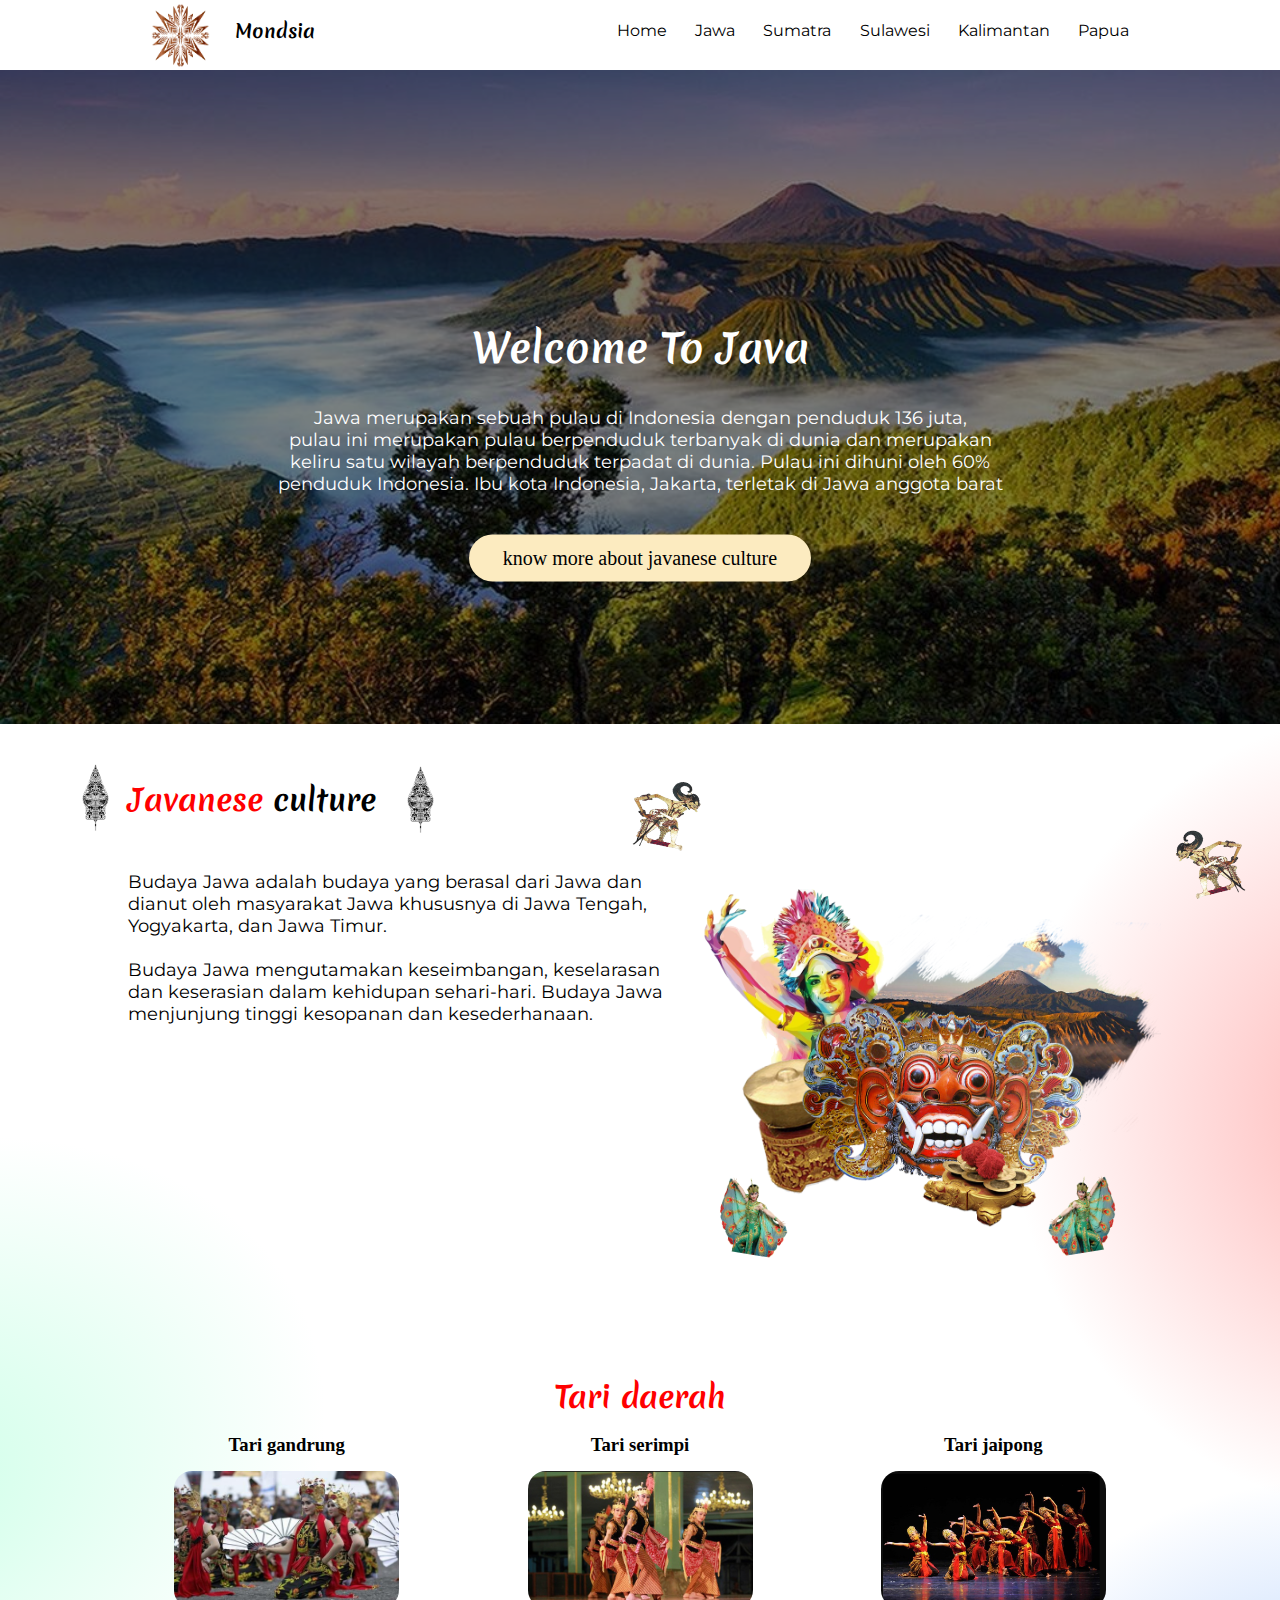
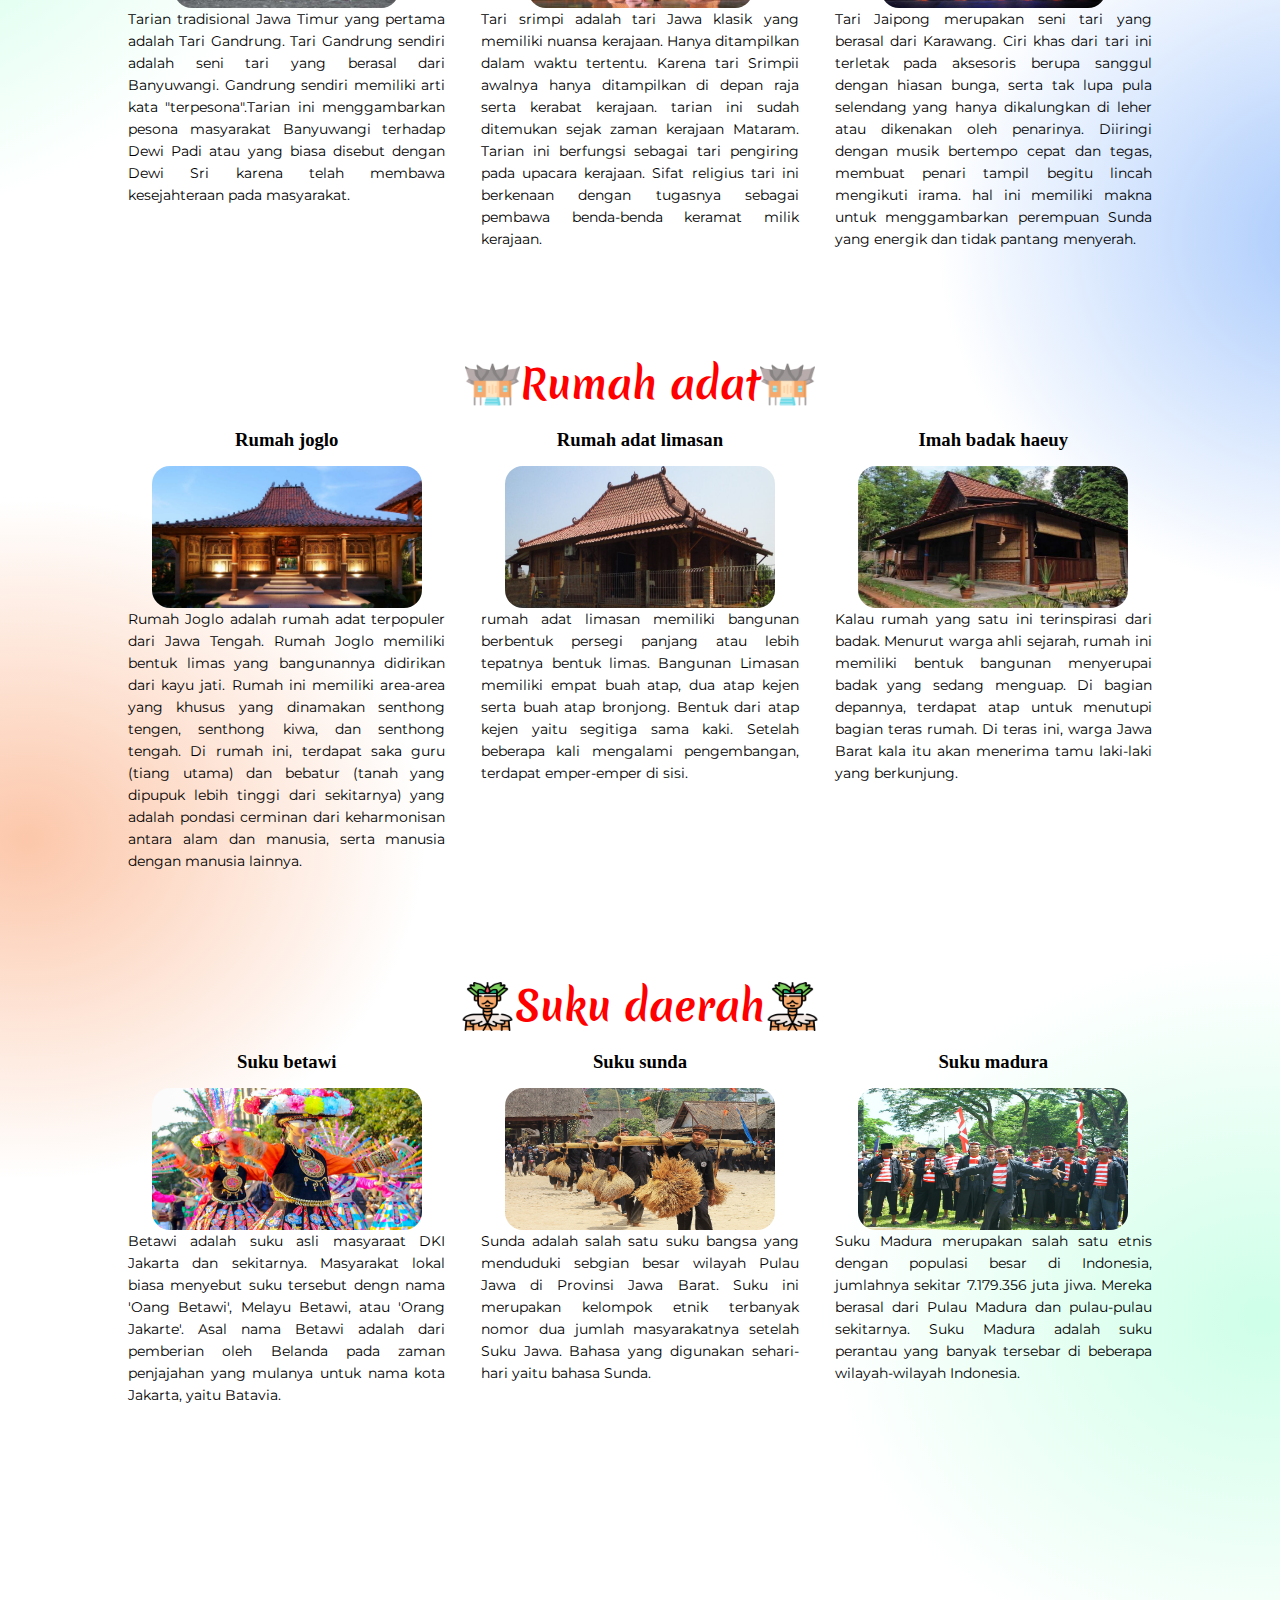
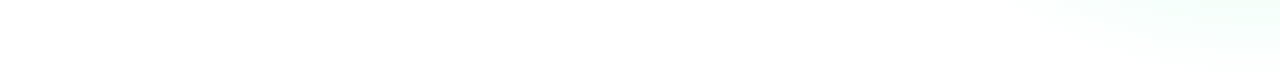
<file: page jawa.html>
<!DOCTYPE html>
<html lang="en">
<head>
    <meta charset="UTF-8">
    <meta http-equiv="X-UA-Compatible" content="IE=edge">
    <meta name="viewport" content="width=device-width, initial-scale=1.0">
    <title>Jawa</title>
    <link href="https://fonts.googleapis.com/css2?family=Montserrat&display=swap" rel="stylesheet">
    <link href="https://fonts.googleapis.com/css2?family=Merienda&display=swap" rel="stylesheet">
    <link rel="stylesheet" href="jawa.css">

</head>
<body>
    <!--navbar-->
    <nav>
        <div class="logo">
            <a href="index.html"><img src="image and png/—Pngtree—traditional batik patterns from central_5531710.png"></a>
            <h3>Mondsia</h3>
        </div>

    <ul>
        <li><a href="index.html">Home</a></li>
        <li><a href="page jawa.html">Jawa</a></li>
        <li><a href="page sumatra.html">Sumatra</a></li>
        <li><a href="page sulawesi.html">Sulawesi</a></li>
        <li><a href="page kalimantan.html">Kalimantan</a></li>
        <li><a href="page papua.html">Papua</a></li>

    </ul>
    
    <div class="menu-toggle">
        <input type="checkbox"/>
        <span></span>
        <span></span>
        <span></span>
    </div>

    </nav>
    <script src="script.js"></script>
    <!--end of navbar-->

    <!--landing jawa-->
    <section>
        <div class="landing-jawa">
            <img src="image and png/Jawa icon.jpg">
        </div>
        <div class="text-box">
            <h1>Welcome To Java</h1>
            <p>Jawa merupakan sebuah pulau di Indonesia dengan penduduk 136 juta,<br>
                pulau ini merupakan pulau berpenduduk terbanyak di dunia  
                dan merupakan<br> keliru satu wilayah berpenduduk terpadat di dunia. 
                Pulau ini dihuni oleh 60% <br>penduduk Indonesia. 
                Ibu kota Indonesia, Jakarta, terletak di Jawa anggota barat</p>
            <a href="#java-culture" class="textbox-btn">know more about javanese culture</a>
        </div>
    </section>
    <!--end of landing jawa-->

    <!--budaya jawa-->
    <section id="java-culture" class="javanese-culture">
        
        <div class="java-heading">
            <h1> <span>Javanese</span> culture</h1>
            <img src="image and png/wayang 2.png">
        </div>
        
        <div class="text-box2">
            <p>Budaya Jawa adalah budaya yang berasal dari Jawa dan <br> dianut oleh masyarakat 
                Jawa khususnya di Jawa Tengah, <br>Yogyakarta, dan Jawa Timur. 
                <br>

                <br>Budaya Jawa mengutamakan keseimbangan, keselarasan <br> dan keserasian dalam 
                kehidupan sehari-hari. Budaya Jawa <br>menjunjung tinggi kesopanan dan kesederhanaan.</p>
                <img src="image and png/jawa landing page.png">
                
        </div>

        <div class="wayang">
            <img src="image and png/wayang 2.png">
        </div>
        <div class="wayang2">
            <img src="image and png/wayang.png">
        </div>
        <div class="wayang3">
            <img src="image and png/wayang.png">
        </div>
        <div class="tari-img">
            <img src="image and png/tari 1.png">
        </div>
        <div class="tari-img2">
            <img src="image and png/tari 1.png">
        </div>

        <div class="box1"></div>
        <div class="box2"></div>
        <div class="box3"></div>
        <div class="box4"></div>
        <div class="box5"></div>
    </section>

    <!--tari daerah-->
        <section class="tarijawa">
            <h1>Tari daerah</h1>

            <div class="row3">
                <div class="tarijawa-col">
                    <h3>Tari gandrung</h3>
                    <img src="image and png/tari gandrung.jpg">
                    <p>Tarian tradisional Jawa Timur yang pertama adalah Tari Gandrung. 
                        Tari Gandrung sendiri adalah seni tari yang berasal dari Banyuwangi.
                        Gandrung sendiri memiliki arti kata "terpesona".Tarian ini menggambarkan 
                        pesona masyarakat Banyuwangi terhadap Dewi Padi atau yang biasa
                        disebut dengan Dewi Sri karena telah membawa kesejahteraan pada masyarakat.</p>
                </div>
                <div class="tarijawa-col">
                    <h3>Tari serimpi</h3>
                    <img src="image and png/tari serimpi.png">
                    <p>Tari srimpi adalah tari Jawa klasik yang memiliki nuansa kerajaan. 
                        Hanya ditampilkan dalam waktu tertentu. Karena tari Srimpii awalnya 
                        hanya ditampilkan di depan raja serta kerabat kerajaan.

                        tarian ini sudah ditemukan sejak zaman kerajaan Mataram. Tarian ini 
                        berfungsi sebagai tari pengiring pada upacara kerajaan. Sifat religius tari ini berkenaan 
                        dengan tugasnya sebagai pembawa benda-benda keramat milik kerajaan.</p>
                </div>
                <div class="tarijawa-col">
                    <h3>Tari jaipong</h3>
                    <img src="image and png/tari jaipong.jpg">
                    <p>Tari Jaipong merupakan seni tari yang berasal dari Karawang. 
                        Ciri khas dari tari ini terletak pada aksesoris berupa sanggul dengan 
                        hiasan bunga, serta tak lupa pula selendang yang hanya dikalungkan 
                        di leher atau dikenakan oleh penarinya. Diiringi dengan musik 
                        bertempo cepat dan tegas, membuat penari tampil begitu lincah mengikuti irama. hal ini memiliki 
                        makna untuk menggambarkan perempuan Sunda yang energik dan tidak pantang menyerah.</p>
                </div>
            </div>
        </section>

        <!--rumah adat jawa-->
        <section class="rumahjawa">
            
            <div class="rumahjawa-heading">
                <img src="image and png/minangkabau-house.png">
                <h1>Rumah adat</h1>
                <img src="image and png/minangkabau-house.png">
            </div>

            <div class="row4">
                <div class="rumahjawa-col">
                    <h3>Rumah joglo</h3>
                    <img src="image and png/rumah joglo.jpg">
                    <p>Rumah Joglo adalah rumah adat terpopuler dari Jawa Tengah. 
                        Rumah Joglo memiliki bentuk limas yang bangunannya didirikan dari kayu jati. 
                        Rumah ini memiliki area-area yang khusus yang dinamakan senthong tengen, 
                        senthong kiwa, dan senthong tengah. 
                        Di rumah ini, terdapat saka guru (tiang utama) dan bebatur 
                        (tanah yang dipupuk lebih tinggi dari sekitarnya) yang adalah pondasi cerminan dari keharmonisan 
                        antara alam dan manusia, serta manusia dengan manusia lainnya. </p>
                </div>
                <div class="rumahjawa-col">
                    <h3>Rumah adat limasan</h3>
                    <img src="image and png/rumah limasan.jpg">
                    <p>rumah adat limasan memiliki bangunan berbentuk persegi panjang atau 
                        lebih tepatnya bentuk limas. Bangunan Limasan memiliki empat buah atap, 
                        dua atap kejen serta buah atap bronjong. Bentuk dari atap kejen yaitu segitiga sama kaki. 
                        Setelah beberapa kali mengalami pengembangan, terdapat emper-emper di sisi. </p>
                </div>
                <div class="rumahjawa-col">
                    <h3>Imah badak haeuy</h3>
                    <img src="image and png/imah badak heuay.jpeg">
                    <p>Kalau rumah yang satu ini terinspirasi dari badak. Menurut warga ahli sejarah, 
                        rumah ini memiliki bentuk bangunan menyerupai badak yang sedang menguap.
                        Di bagian depannya, terdapat atap untuk menutupi bagian teras rumah. 
                        Di teras ini, warga Jawa Barat kala itu akan menerima tamu laki-laki yang berkunjung. </p>
                </div>
            </div>

        </section>

        <!--suku adat jawa-->
        <section class="sukujawa">
            
            <div class="sukujawa-heading">
                <img src="image and png/papuanese.png">
                <h1>Suku daerah</h1>
                <img src="image and png/papuanese.png">
            </div>
            
            <div class="row5">
                <div class="sukujawa-col">
                    <h3>Suku betawi</h3>
                    <img src="image and png/suku betawi.jpg">
                    <p>Betawi adalah suku asli masyaraat DKI Jakarta dan sekitarnya. 
                        Masyarakat lokal biasa menyebut suku tersebut dengn nama 'Oang Betawi', 
                        Melayu Betawi, atau 'Orang Jakarte'.
                        Asal nama Betawi adalah dari pemberian oleh Belanda
                        pada zaman penjajahan yang mulanya untuk nama kota Jakarta, yaitu Batavia.</p>
                </div>
                <div class="sukujawa-col">
                    <h3>Suku sunda</h3>
                    <img src="image and png/suku sunda.jpg">
                    <p>Sunda adalah salah satu suku bangsa yang menduduki sebgian besar wilayah 
                        Pulau Jawa di Provinsi Jawa Barat. Suku ini merupakan kelompok etnik 
                        terbanyak nomor dua jumlah masyarakatnya setelah Suku Jawa. 
                        Bahasa yang digunakan sehari-hari yaitu bahasa Sunda.</p>
                </div>
                <div class="sukujawa-col">
                    <h3>Suku madura</h3>
                    <img src="image and png/Suku Madura.jpg">
                    <p>Suku Madura merupakan salah satu etnis dengan populasi besar di Indonesia, 
                        jumlahnya sekitar 7.179.356 juta jiwa. Mereka berasal 
                        dari Pulau Madura dan pulau-pulau sekitarnya. 
                        Suku Madura adalah suku perantau yang banyak tersebar 
                        di beberapa wilayah-wilayah Indonesia.</p>
                </div>
            </div>

        </section>
       <!--end of budaya jawa-->
</file>
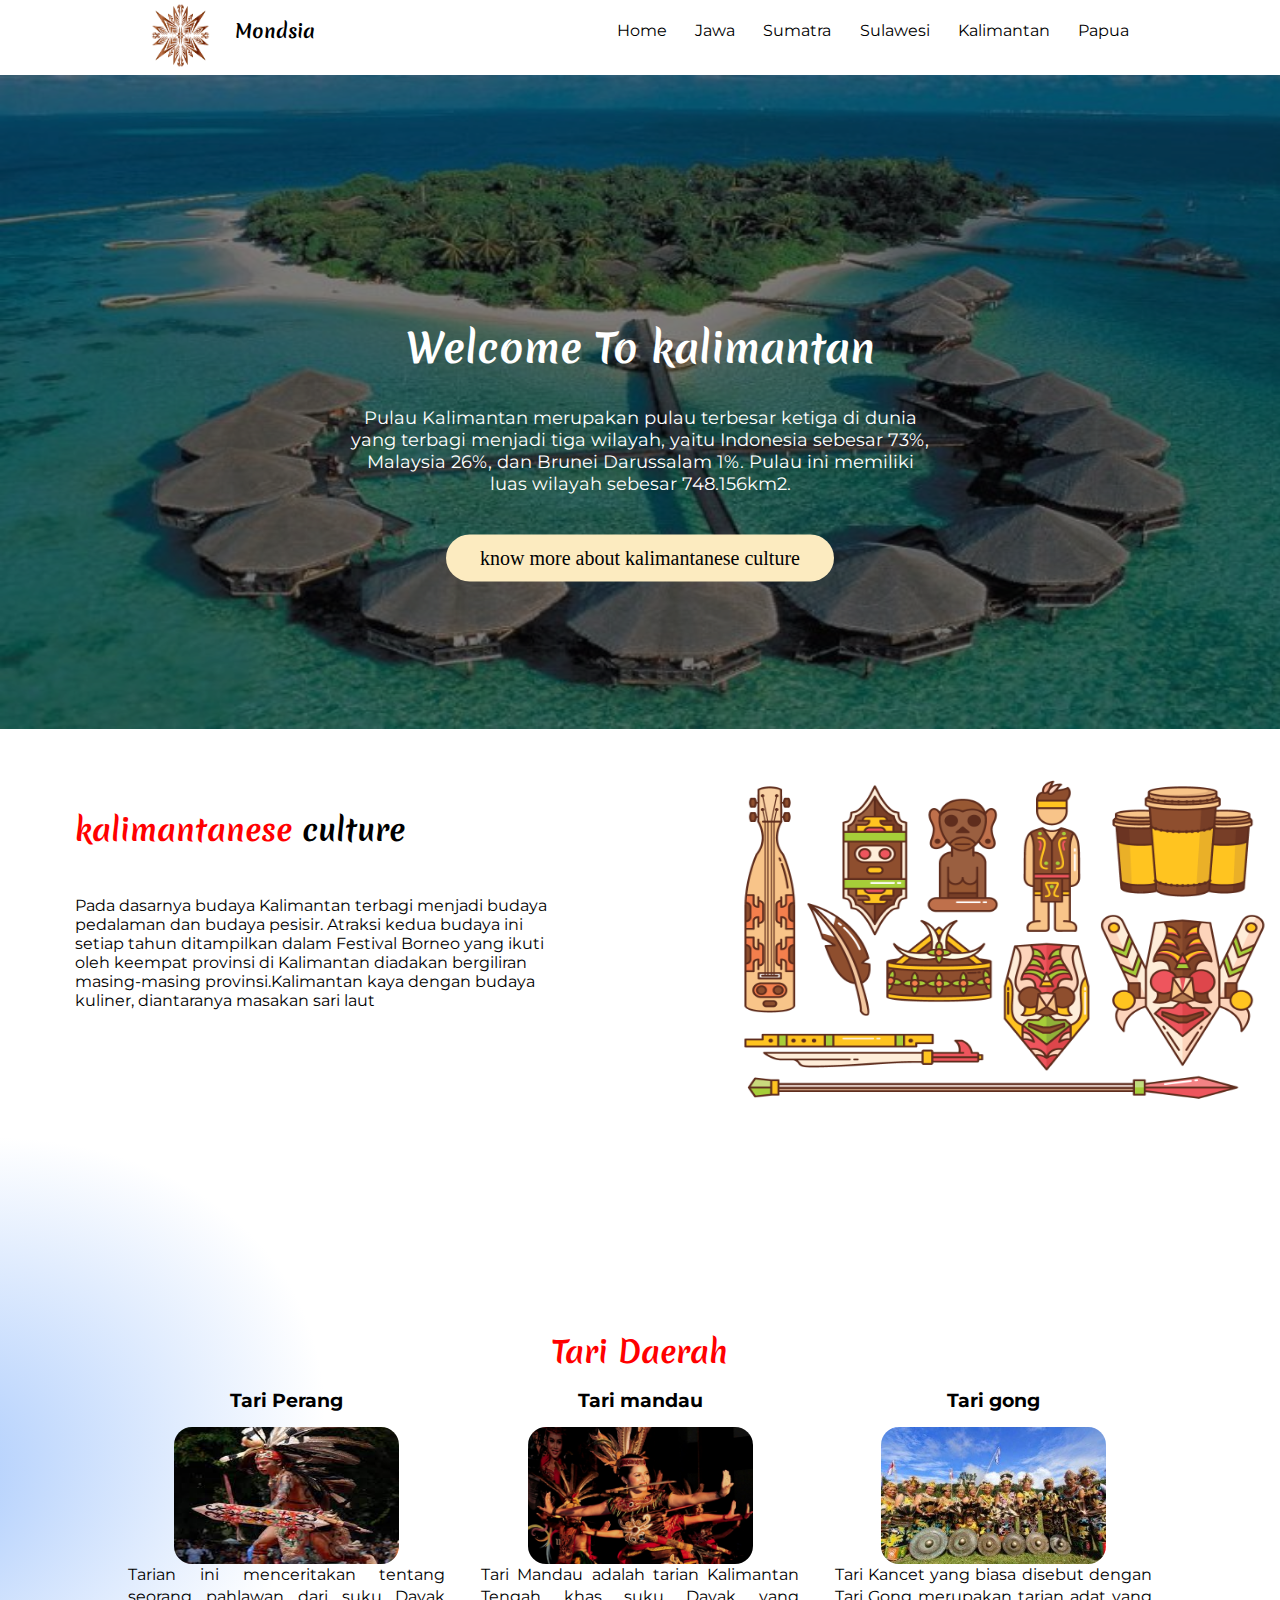
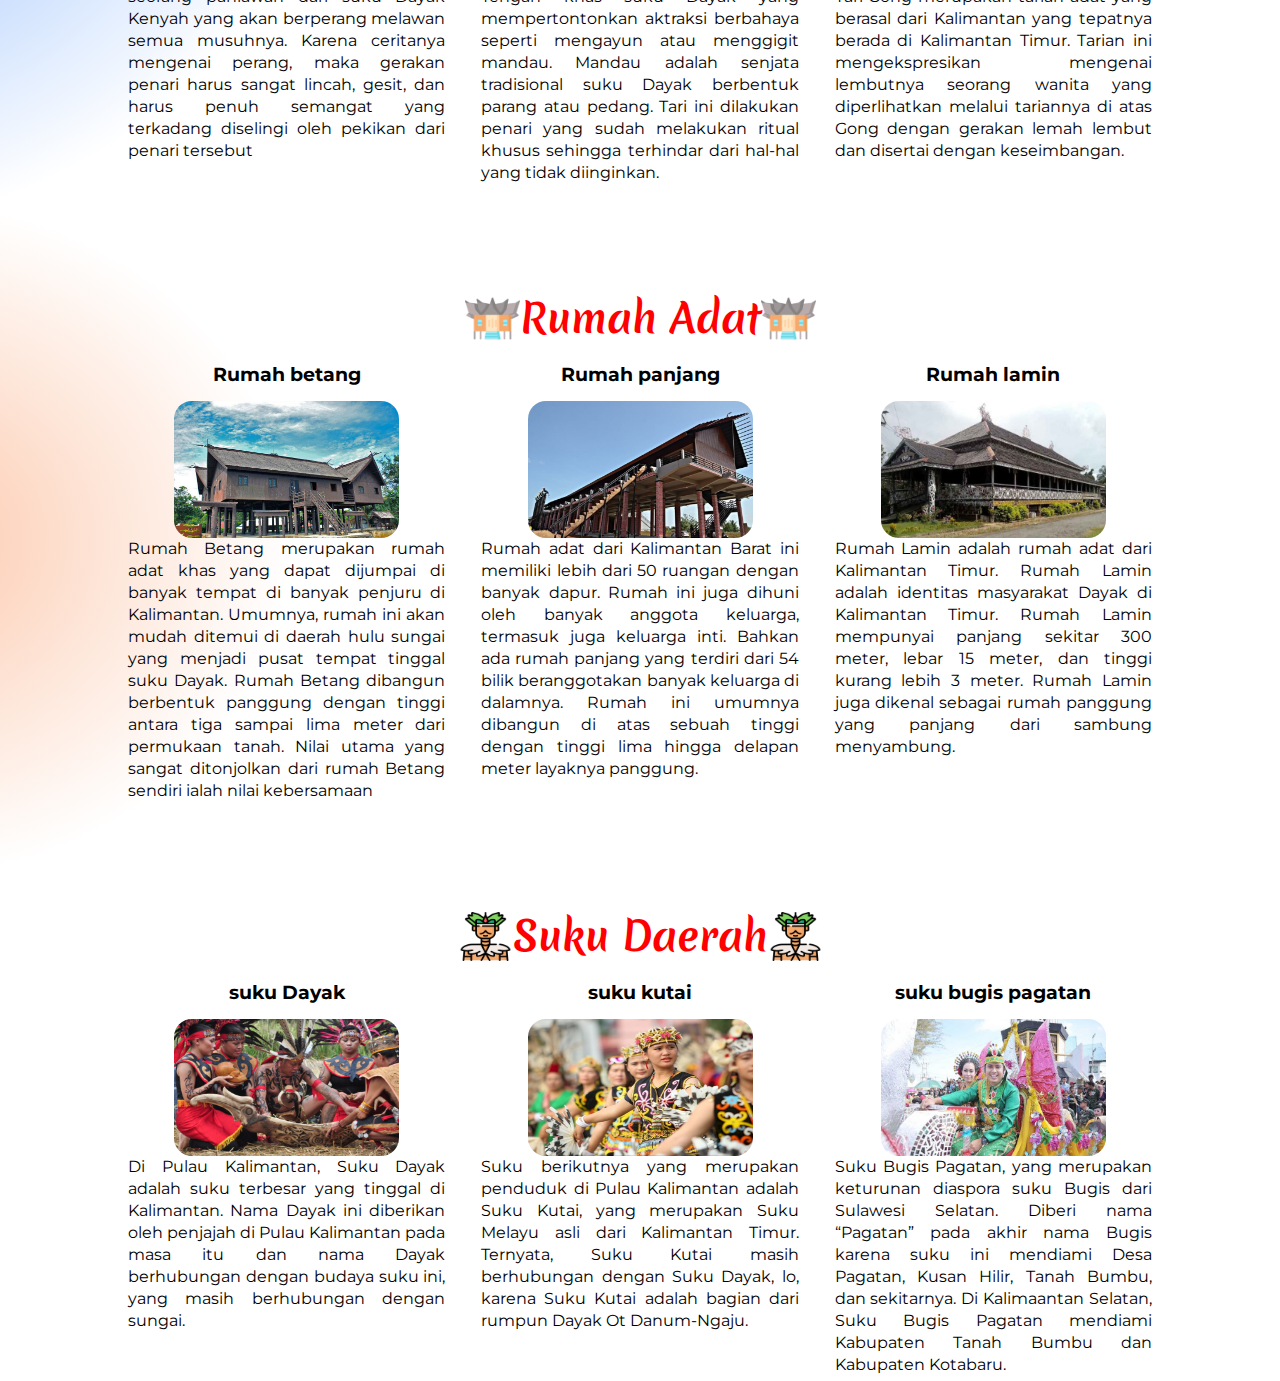
<file: page kalimantan.html>
<!DOCTYPE html>
<html lang="en">
<head>
    <meta charset="UTF-8">
    <meta http-equiv="X-UA-Compatible" content="IE=edge">
    <meta name="viewport" content="width=device-width, initial-scale=1.0">
    <title>kalimantan</title>
    <link href="https://fonts.googleapis.com/css2?family=Merienda&display=swap" rel="stylesheet">
    <link href="https://fonts.googleapis.com/css2?family=Montserrat&display=swap" rel="stylesheet">
    <link rel="stylesheet" href="kalimantan.css">
</head>
<body>
    <!--navbar-->
    <nav>
        <div class="logo">
            <a href="index.html"><img src="image and png/—Pngtree—traditional batik patterns from central_5531710.png"></a>
            <h3>Mondsia</h3>
        </div>

    <ul>
        <li><a href="index.html">Home</a></li>
        <li><a href="page jawa.html">Jawa</a></li>
        <li><a href="page sumatra.html">Sumatra</a></li>
        <li><a href="page sulawesi.html">Sulawesi</a></li>
        <li><a href="page kalimantan.html">Kalimantan</a></li>
        <li><a href="page papua.html">Papua</a></li>

    </ul>
    
    <div class="menu-toggle">
        <input type="checkbox"/>
        <span></span>
        <span></span>
        <span></span>
    </div>

    </nav>
    <script src="script.js"></script>
    
    <!--end of navbar-->
    <div class="box1"></div>
    <div class="box2"></div>
    
    <!--landing kalimantan-->
    <section>
        <div class="landing-kalimantan">
            <img src="image and png/kalimantan.jpg">
        </div>
        <div class="text-box3">
            <h1>Welcome To kalimantan</h1>
            <p>Pulau Kalimantan merupakan pulau terbesar ketiga di dunia<br> yang terbagi 
                menjadi tiga wilayah, yaitu Indonesia sebesar 73%,<br> Malaysia 26%, dan 
                Brunei Darussalam 1%. Pulau ini memiliki <br> luas wilayah sebesar 748.156km2.</p>
            <a href="#kalimantanese-culture" class="kalimantan-btn">know more about kalimantanese culture</a>
        </div>
    </section>

    <section id="kalimantanese-culture" class="kalimantanese-culture">
        <h1> <span>kalimantanese</span> culture</h1>
        <p>Pada dasarnya budaya Kalimantan terbagi menjadi budaya <br> pedalaman dan budaya pesisir.
            Atraksi kedua budaya ini <br> setiap tahun ditampilkan dalam Festival Borneo 
            yang ikuti <br> oleh keempat provinsi di Kalimantan diadakan bergiliran <br>
            masing-masing provinsi.Kalimantan kaya dengan budaya <br> kuliner, diantaranya masakan sari laut</p>
        <div class="img">
            <img src="image and png/budaya kalimantan.png">
        </div>
        
    </section>

    <section class="tarikalimantan">
        <h1>Tari Daerah</h1>

        <div class="row6">
            <div class="tarikalimantan-col">
                <h3>Tari Perang</h3>
                <img src="image and png/Tari perang.jpg">
                <p>Tarian ini menceritakan tentang seorang pahlawan dari suku Dayak Kenyah yang akan berperang 
                    melawan semua musuhnya. Karena ceritanya mengenai perang, maka gerakan penari harus sangat 
                    lincah, gesit, dan harus penuh semangat yang terkadang diselingi oleh pekikan dari penari tersebut</p>
            </div>
            <div class="tarikalimantan-col">
                <h3>Tari mandau</h3>
                <img src="image and png/Tari Mandau.jpg">
                <p>Tari Mandau adalah tarian Kalimantan Tengah khas 
                    suku Dayak yang mempertontonkan aktraksi 
                    berbahaya seperti mengayun atau menggigit mandau. 
                    Mandau adalah senjata tradisional 
                    suku Dayak berbentuk parang atau pedang. Tari ini dilakukan 
                    penari yang sudah melakukan ritual khusus sehingga 
                    terhindar dari hal-hal yang tidak diinginkan.</p>
            </div>
            <div class="tarikalimantan-col">
                <h3>Tari gong</h3>
                <img src="image and png/tari gong.jpg">
                <p>Tari Kancet yang biasa disebut dengan Tari 
                    Gong merupakan tarian adat yang berasal dari 
                    Kalimantan yang tepatnya berada di Kalimantan Timur. Tarian ini 
                    mengekspresikan mengenai lembutnya seorang wanita yang diperlihatkan 
                    melalui tariannya di atas Gong dengan gerakan lemah lembut dan 
                    disertai dengan keseimbangan.</p>
            </div>
        </div>
    </section>

    <section class="rumahkalimantan">

        <div class="rumahkalimantan-heading">
            <img src="image and png/minangkabau-house.png">
            <h1>Rumah Adat</h1>
            <img src="image and png/minangkabau-house.png">
        </div>


        <div class="row7">
            <div class="rumahkalimantan-col">
                <h3>Rumah betang</h3>
                <img src="image and png/rumah betang.jpg">
                <p>Rumah Betang merupakan rumah adat khas yang dapat dijumpai di banyak 
                    tempat di banyak penjuru di Kalimantan. 
                    Umumnya, rumah ini akan mudah ditemui di daerah hulu sungai yang menjadi 
                    pusat tempat tinggal suku Dayak. Rumah Betang dibangun berbentuk panggung 
                    dengan tinggi antara tiga sampai lima meter dari permukaan tanah. 
                    Nilai utama yang sangat ditonjolkan dari rumah Betang sendiri ialah nilai kebersamaan </p>
            </div>
            <div class="rumahkalimantan-col">
                <h3>Rumah panjang</h3>
                <img src="image and png/rumah panjang.jpg">
                <p>Rumah adat dari Kalimantan Barat ini memiliki lebih dari 50 ruangan dengan banyak dapur.
                    Rumah ini juga dihuni oleh banyak anggota keluarga, termasuk juga keluarga inti. 
                    Bahkan ada rumah panjang yang terdiri dari 54 bilik 
                    beranggotakan banyak keluarga di dalamnya.
                    Rumah ini umumnya dibangun di atas sebuah tinggi dengan tinggi 
                    lima hingga delapan meter layaknya panggung. </p>
            </div>
            <div class="rumahkalimantan-col">
                <h3>Rumah lamin</h3>
                <img src="image and png/rumah lamin.jpg">
                <p> Rumah Lamin adalah rumah adat dari Kalimantan Timur. Rumah Lamin adalah identitas 
                    masyarakat Dayak di Kalimantan Timur. Rumah Lamin mempunyai 
                    panjang sekitar 300 meter, lebar 15 meter, dan tinggi kurang lebih 3 meter. 
                    Rumah Lamin juga dikenal sebagai rumah panggung yang panjang dari sambung menyambung. </p>
            </div>
        </div>
    </section>
    <section class="sukukalimantan">

        <div class="sukukalimantan-heading">
            <img src="image and png/papuanese.png">
            <h1>Suku Daerah</h1>
            <img src="image and png/papuanese.png">
        </div>

        <div class="row8">
            <div class="sukukalimantan-col">
                <h3>suku Dayak</h3>
                <img src="image and png/Suku Dayak.jpg">
                <p>Di Pulau Kalimantan, Suku Dayak adalah suku terbesar yang tinggal di Kalimantan.
                    Nama Dayak ini diberikan oleh penjajah di Pulau Kalimantan pada masa itu dan 
                    nama Dayak berhubungan dengan budaya suku ini, yang masih berhubungan dengan sungai.</p>
            </div>
            <div class="sukukalimantan-col">
                <h3>suku kutai</h3>
                <img src="image and png/suku kutai.jpg">
                <p>Suku berikutnya yang merupakan penduduk di Pulau Kalimantan adalah Suku Kutai, 
                    yang merupakan Suku Melayu asli dari Kalimantan Timur.
                    Ternyata, Suku Kutai masih berhubungan dengan 
                    Suku Dayak, lo, karena Suku Kutai adalah bagian dari rumpun Dayak Ot Danum-Ngaju.</p>
            </div>
            <div class="sukukalimantan-col">
                <h3>suku bugis pagatan</h3>
                <img src="image and png/suku bugis pagatan.jpg">
                <p>Suku Bugis Pagatan, yang merupakan keturunan diaspora suku Bugis dari Sulawesi Selatan. 
                    Diberi nama “Pagatan” pada akhir nama Bugis karena suku ini mendiami Desa Pagatan, 
                    Kusan Hilir, Tanah Bumbu, dan sekitarnya. Di Kalimaantan Selatan, 
                    Suku Bugis Pagatan mendiami Kabupaten Tanah Bumbu dan Kabupaten Kotabaru.</p>
            </div>
        </div>
    </section>
</body>
</html>
</file>
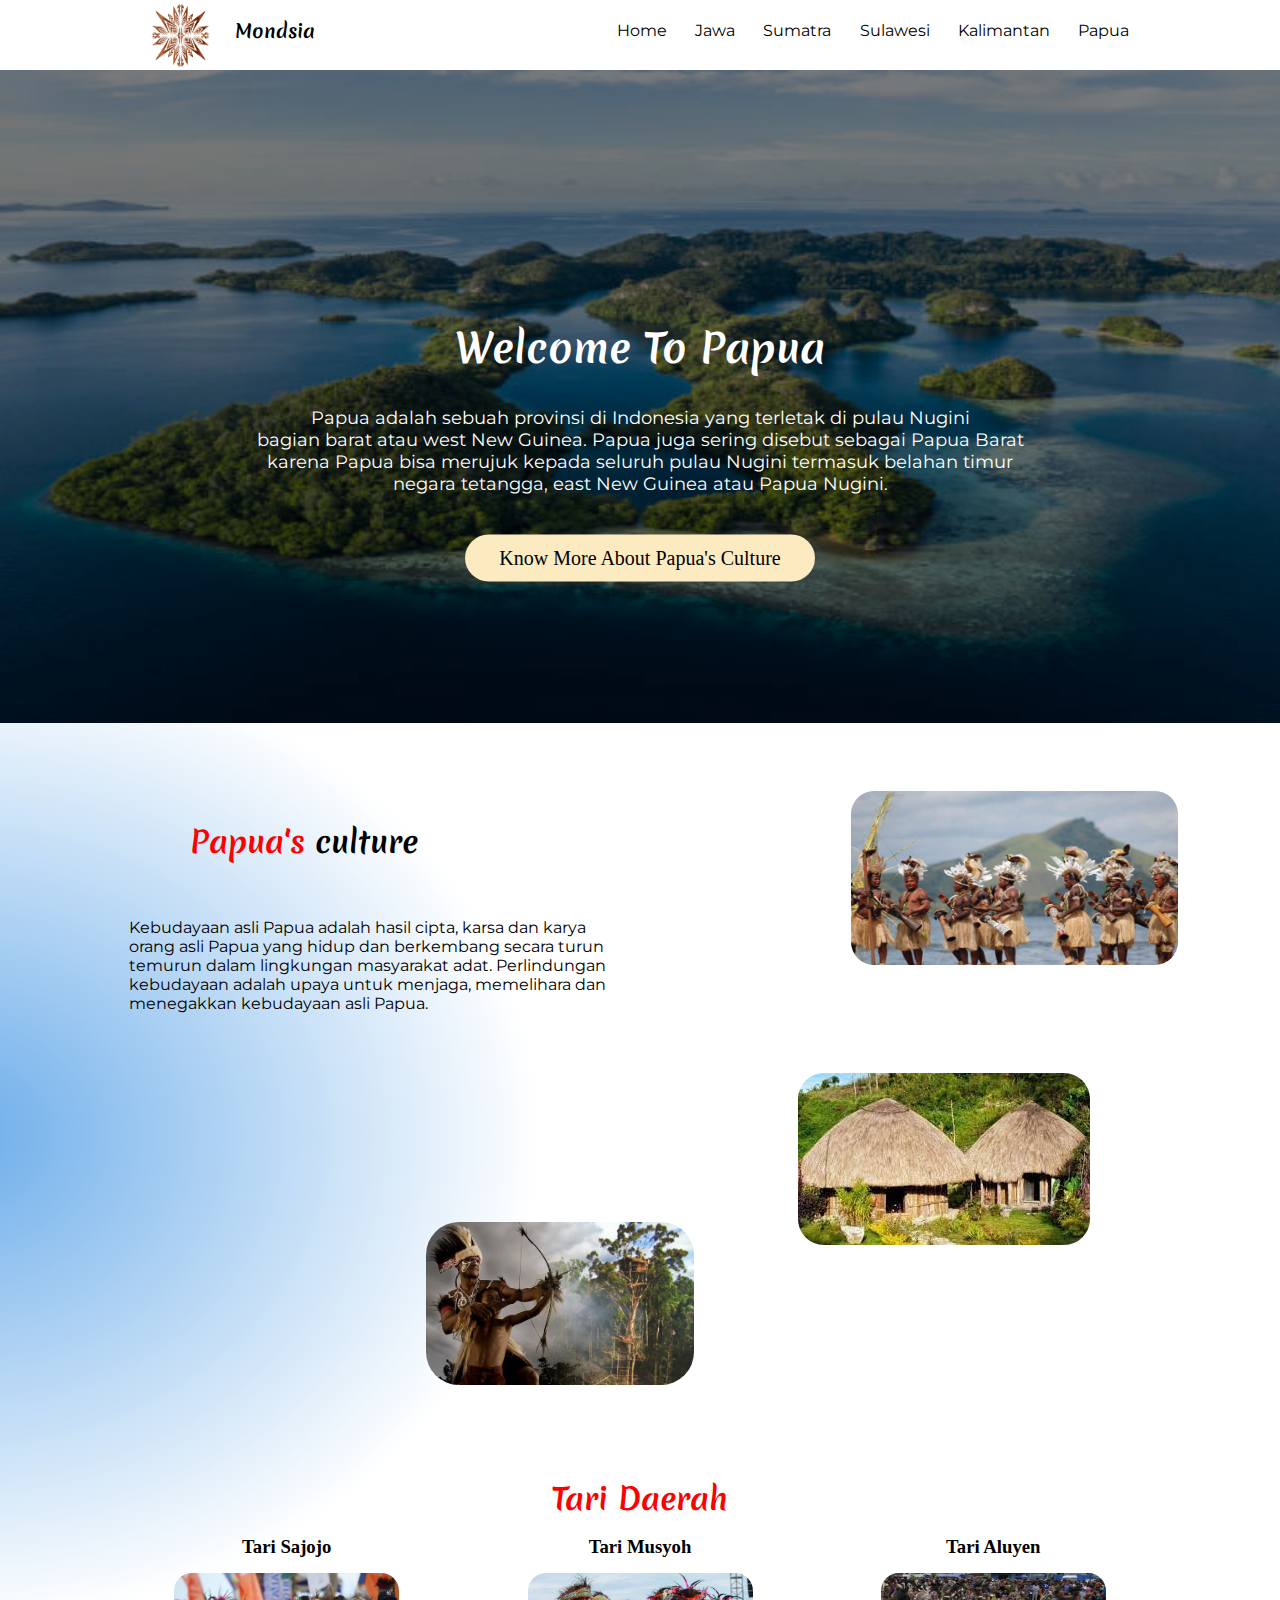
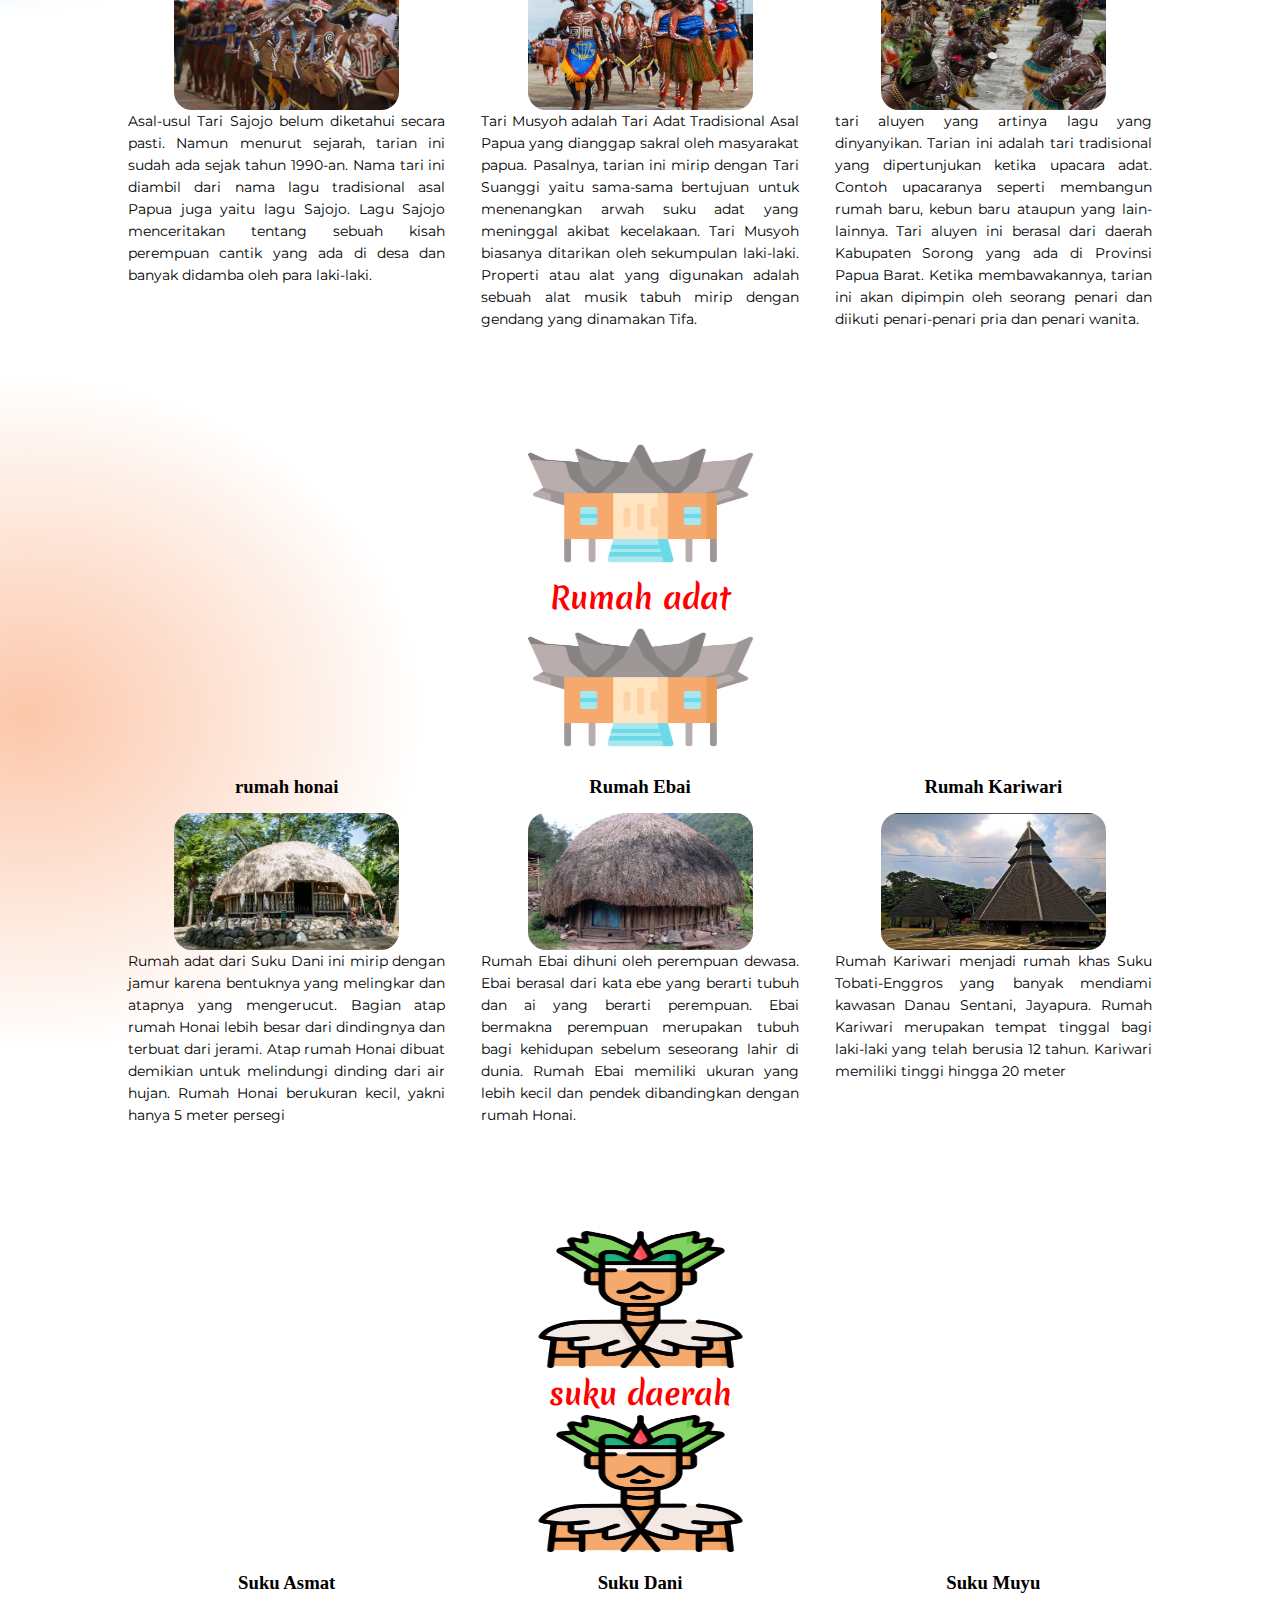
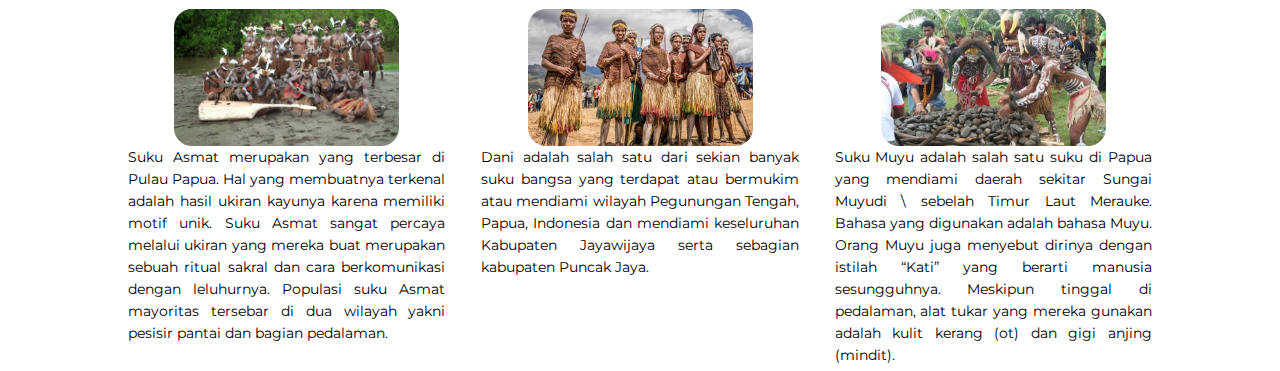
<file: page papua.html>
<!DOCTYPE html>
<html lang="en">
<head>
    <meta charset="UTF-8">
    <meta http-equiv="X-UA-Compatible" content="IE=edge">
    <meta name="viewport" content="width=device-width, initial-scale=1.0">
    <link href="https://fonts.googleapis.com/css2?family=Montserrat&display=swap" rel="stylesheet">
    <link href="https://fonts.googleapis.com/css2?family=Merienda&display=swap" rel="stylesheet">
    <title>papua</title>
    <link rel="stylesheet" href="papua.css">
</head>
<body>
    <!--navbar-->
    <nav>
        <div class="logo">
            <a href="index.html"><img src="image and png/—Pngtree—traditional batik patterns from central_5531710.png"></a>
            <h3>Mondsia</h3>
        </div>

    <ul>
        <li><a href="index.html">Home</a></li>
        <li><a href="page jawa.html">Jawa</a></li>
        <li><a href="page sumatra.html">Sumatra</a></li>
        <li><a href="page sulawesi.html">Sulawesi</a></li>
        <li><a href="page kalimantan.html">Kalimantan</a></li>
        <li><a href="page papua.html">Papua</a></li>

    </ul>
    
    <div class="menu-toggle">
        <input type="checkbox"/>
        <span></span>
        <span></span>
        <span></span>
    </div>

    </nav>
    
    <script src="script.js"></script>
    <!--end of navbar-->

    <!--landing papua-->
    <section>
        <div class="landing-papua">
            <img src="image and png/Papua Icon.jpg">
        </div>
        <div class="text-box">
            <h1>Welcome To Papua</h1>
            <p>Papua adalah sebuah provinsi di Indonesia yang terletak di pulau Nugini<br>bagian barat atau 
            west New Guinea. Papua juga sering disebut sebagai Papua Barat<br> karena Papua bisa merujuk kepada seluruh 
            pulau Nugini termasuk belahan timur<br> negara tetangga, east New Guinea atau Papua Nugini.</p>
            <a href="#papua-culture" class="papua-btn">Know More About Papua's Culture</a>
        </div>       
    </section>

    <!--papua's culture-->
    <section id="papua-culture" class="papua-culture">
        <h1> <span>Papua's</span> culture</h1>
        
        <div class="textbox-papua">
            <p>Kebudayaan asli Papua adalah hasil cipta, karsa dan karya <br> orang asli 
            Papua yang hidup dan berkembang secara turun<br> temurun dalam lingkungan masyarakat adat. 
            Perlindungan<br> kebudayaan adalah upaya untuk menjaga, memelihara 
            dan<br> menegakkan kebudayaan asli Papua.</p>
            <div class="boxpapua"></div>
        </div>
        <img src="image and png/budaya papua.jpg" class="img1">
        <img src="image and png/Rumah Adat Papua.jpg" class="img2">
        <img src="image and png/kebudayaan papua.jpg" class="img3">
    </section>

    <!--tari daerah papua-->
    <section class="taripapua">
        <h1>Tari Daerah</h1>

        <div class="row1">
            <div class="taripapua-col">
                <h3>Tari Sajojo</h3>
                <img src="image and png/tari sajojo.jpeg">
                <p>Asal-usul Tari Sajojo belum diketahui secara pasti. Namun menurut sejarah, 
                    tarian ini sudah ada sejak tahun 1990-an. Nama tari ini diambil dari nama 
                    lagu tradisional asal Papua juga yaitu lagu Sajojo. Lagu Sajojo menceritakan tentang 
                    sebuah kisah perempuan cantik yang ada di desa dan banyak didamba oleh para laki-laki.</p>
            </div>
            <div class="taripapua-col">
                <h3>Tari Musyoh</h3>
                <img src="image and png/Tari musyoh.jpeg">
                <p>Tari Musyoh adalah Tari Adat Tradisional Asal Papua yang dianggap sakral oleh masyarakat papua. 
                    Pasalnya, tarian ini mirip dengan Tari Suanggi yaitu sama-sama bertujuan untuk 
                    menenangkan arwah suku adat yang meninggal akibat kecelakaan. Tari Musyoh biasanya 
                    ditarikan oleh sekumpulan laki-laki. Properti atau alat yang 
                    digunakan adalah sebuah alat musik tabuh mirip dengan gendang yang dinamakan Tifa.</p>
            </div>
            <div class="taripapua-col">
                <h3>Tari Aluyen</h3>
                <img src="image and png/Tari Aluyen.jpg">
                <p>tari aluyen yang artinya lagu yang dinyanyikan. Tarian ini adalah tari tradisional yang 
                    dipertunjukan ketika upacara adat. Contoh upacaranya seperti membangun rumah baru, 
                    kebun baru ataupun yang lain-lainnya. Tari aluyen ini berasal dari daerah 
                    Kabupaten Sorong yang ada di Provinsi Papua Barat. Ketika membawakannya, tarian ini akan 
                    dipimpin oleh seorang penari dan diikuti penari-penari pria dan penari wanita.</p>
            </div>

        </div>
    </section>

    <!--Rumah adat papua-->
    <section class="rumahpapua">

        <div class="rumahpapua-heading">
            <img src="image and png/minangkabau-house.png">
            <h1>Rumah adat</h1>
            <img src="image and png/minangkabau-house.png">
        </div>

        <div class="row1">
            <div class="rumahpapua-col">
                <h3>rumah honai</h3>
                <img src="image and png/Rumah Honai.jpg">
                <p>Rumah adat dari Suku Dani ini mirip dengan jamur karena bentuknya yang melingkar 
                    dan atapnya yang mengerucut. Bagian atap rumah Honai lebih besar dari 
                    dindingnya dan terbuat dari jerami. Atap rumah Honai dibuat demikian untuk 
                    melindungi dinding dari air hujan. Rumah Honai berukuran kecil, yakni hanya 5 meter persegi </p>
                    <div class="boxpapua4"></div>
            </div>
            <div class="taripapua-col">
                <h3>Rumah Ebai</h3>
                <img src="image and png/rumah ebai.jpg">
                <p>Rumah Ebai dihuni oleh perempuan dewasa. Ebai berasal dari kata ebe yang berarti tubuh dan ai 
                    yang berarti perempuan. Ebai bermakna perempuan merupakan tubuh 
                    bagi kehidupan sebelum seseorang lahir di dunia. 
                    Rumah Ebai memiliki ukuran yang lebih kecil dan 
                    pendek dibandingkan dengan rumah Honai. </p>
            </div>
            <div class="taripapua-col">
                <h3>Rumah Kariwari</h3>
                <img src="image and png/rumah kariwai.jpg">
                <p>Rumah Kariwari menjadi rumah khas Suku Tobati-Enggros yang banyak mendiami kawasan Danau Sentani, 
                    Jayapura. Rumah Kariwari merupakan tempat tinggal bagi 
                    laki-laki yang telah berusia 12 tahun. Kariwari memiliki tinggi hingga 20 meter </p>
            </div>
        </div>
    </section>

    <!--suku adat papua-->
    <section class="sukupapua">

        <div class="sukupapua-heading">
            <img src="image and png/papuanese.png">
            <h1>suku daerah</h1>
            <img src="image and png/papuanese.png">
        </div>

        <div class="row1">
            <div class="sukupapua-col">
                <h3>Suku Asmat</h3>
                <img src="image and png/suku asmat.jpg">
                <p>Suku Asmat merupakan yang terbesar di Pulau Papua. Hal yang membuatnya terkenal 
                    adalah hasil ukiran kayunya karena memiliki motif unik.
                    Suku Asmat sangat percaya melalui ukiran yang mereka buat merupakan sebuah ritual 
                    sakral dan cara berkomunikasi dengan leluhurnya. Populasi suku Asmat 
                    mayoritas tersebar di dua wilayah yakni pesisir pantai dan bagian pedalaman.</p>
            </div>
            <div class="sukupapua-col">
                <h3>Suku Dani</h3>
                <img src="image and png/suku dani.jpg">
                <p>Dani adalah salah satu dari sekian banyak suku bangsa yang 
                    terdapat atau bermukim atau mendiami wilayah Pegunungan Tengah, Papua, 
                    Indonesia dan mendiami keseluruhan Kabupaten Jayawijaya serta sebagian kabupaten Puncak Jaya.</p>
            </div>
            <div class="sukupapua-col">
                <h3>Suku Muyu</h3>
                <img src="image and png/suku muyu.jpg">
                <p>Suku Muyu adalah salah satu suku di Papua yang mendiami daerah sekitar Sungai Muyudi \
                    sebelah Timur Laut Merauke. Bahasa yang digunakan adalah bahasa Muyu. 
                    Orang Muyu juga menyebut dirinya dengan istilah “Kati” yang berarti 
                    manusia sesungguhnya. Meskipun tinggal di pedalaman, alat 
                    tukar yang mereka gunakan adalah kulit kerang (ot) dan gigi anjing (mindit).</p>
            </div>
        </div>

    </section>

</body>
</html>
</file>
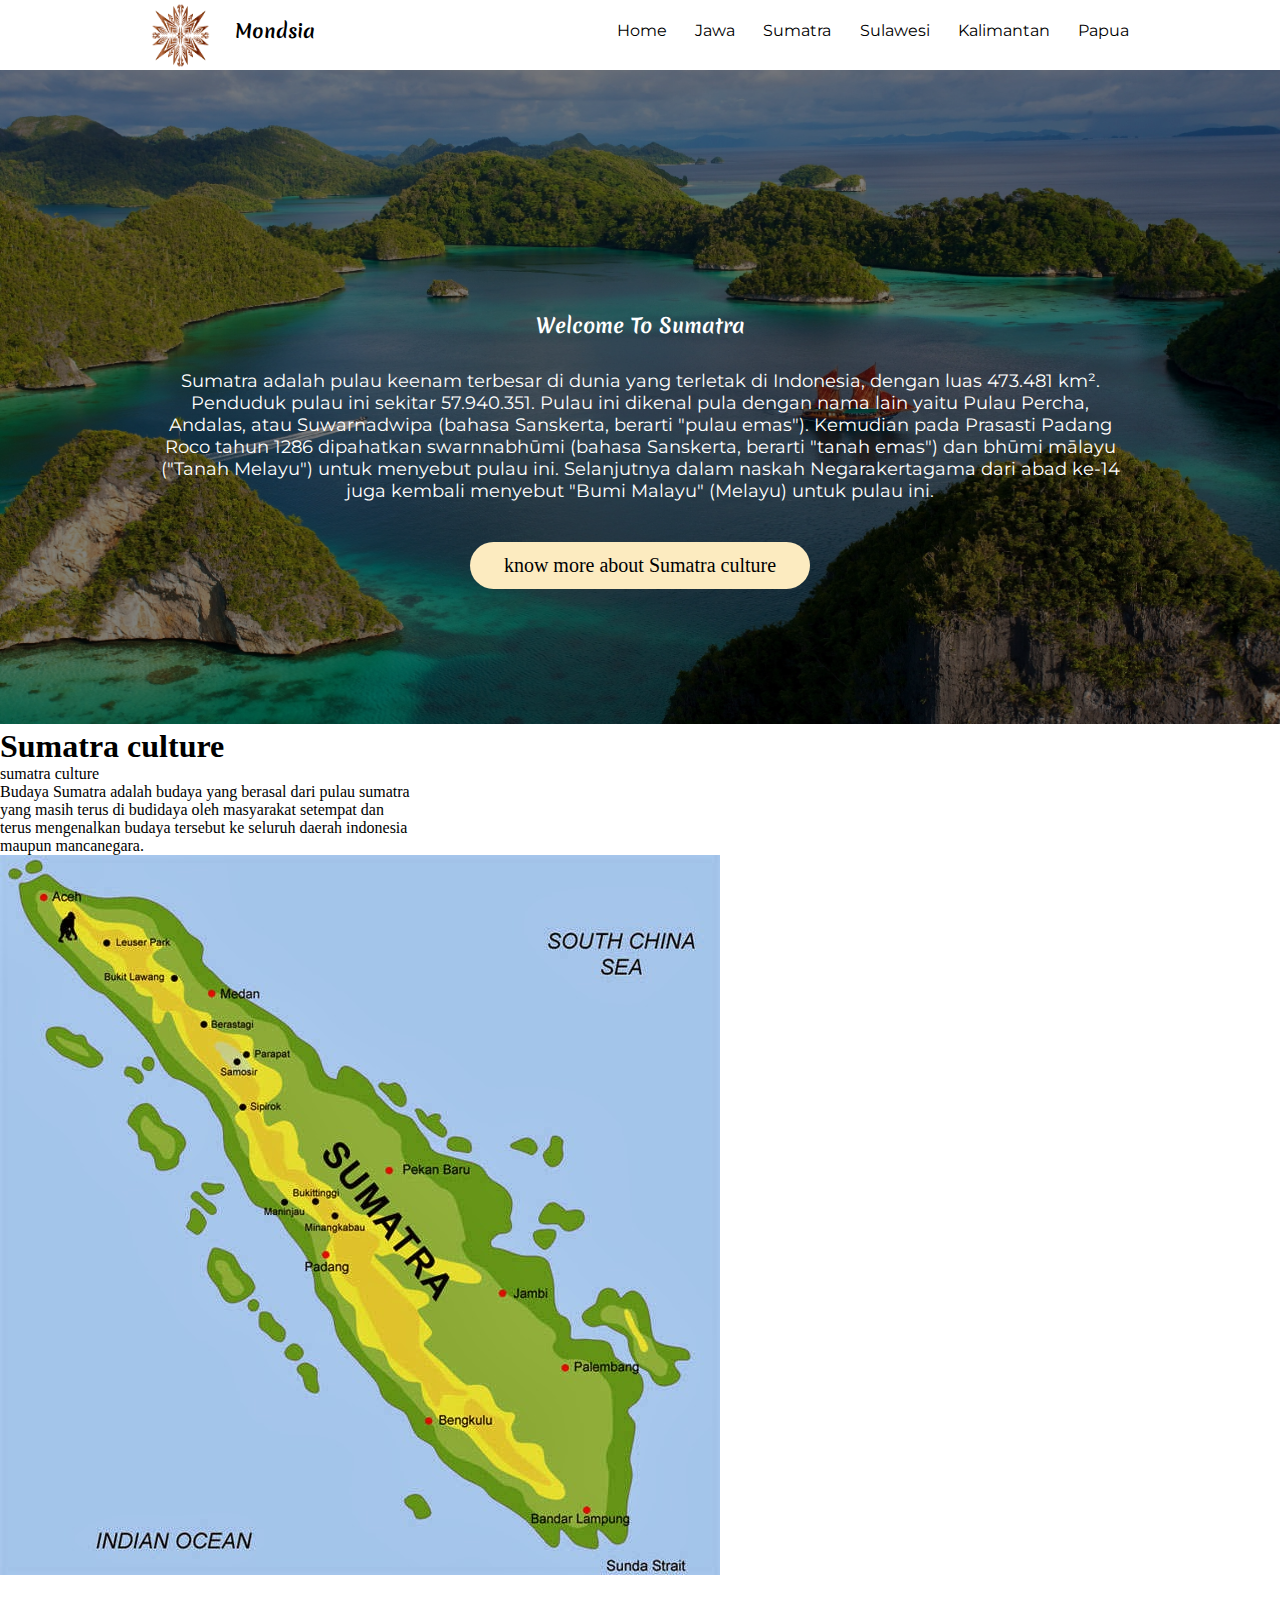
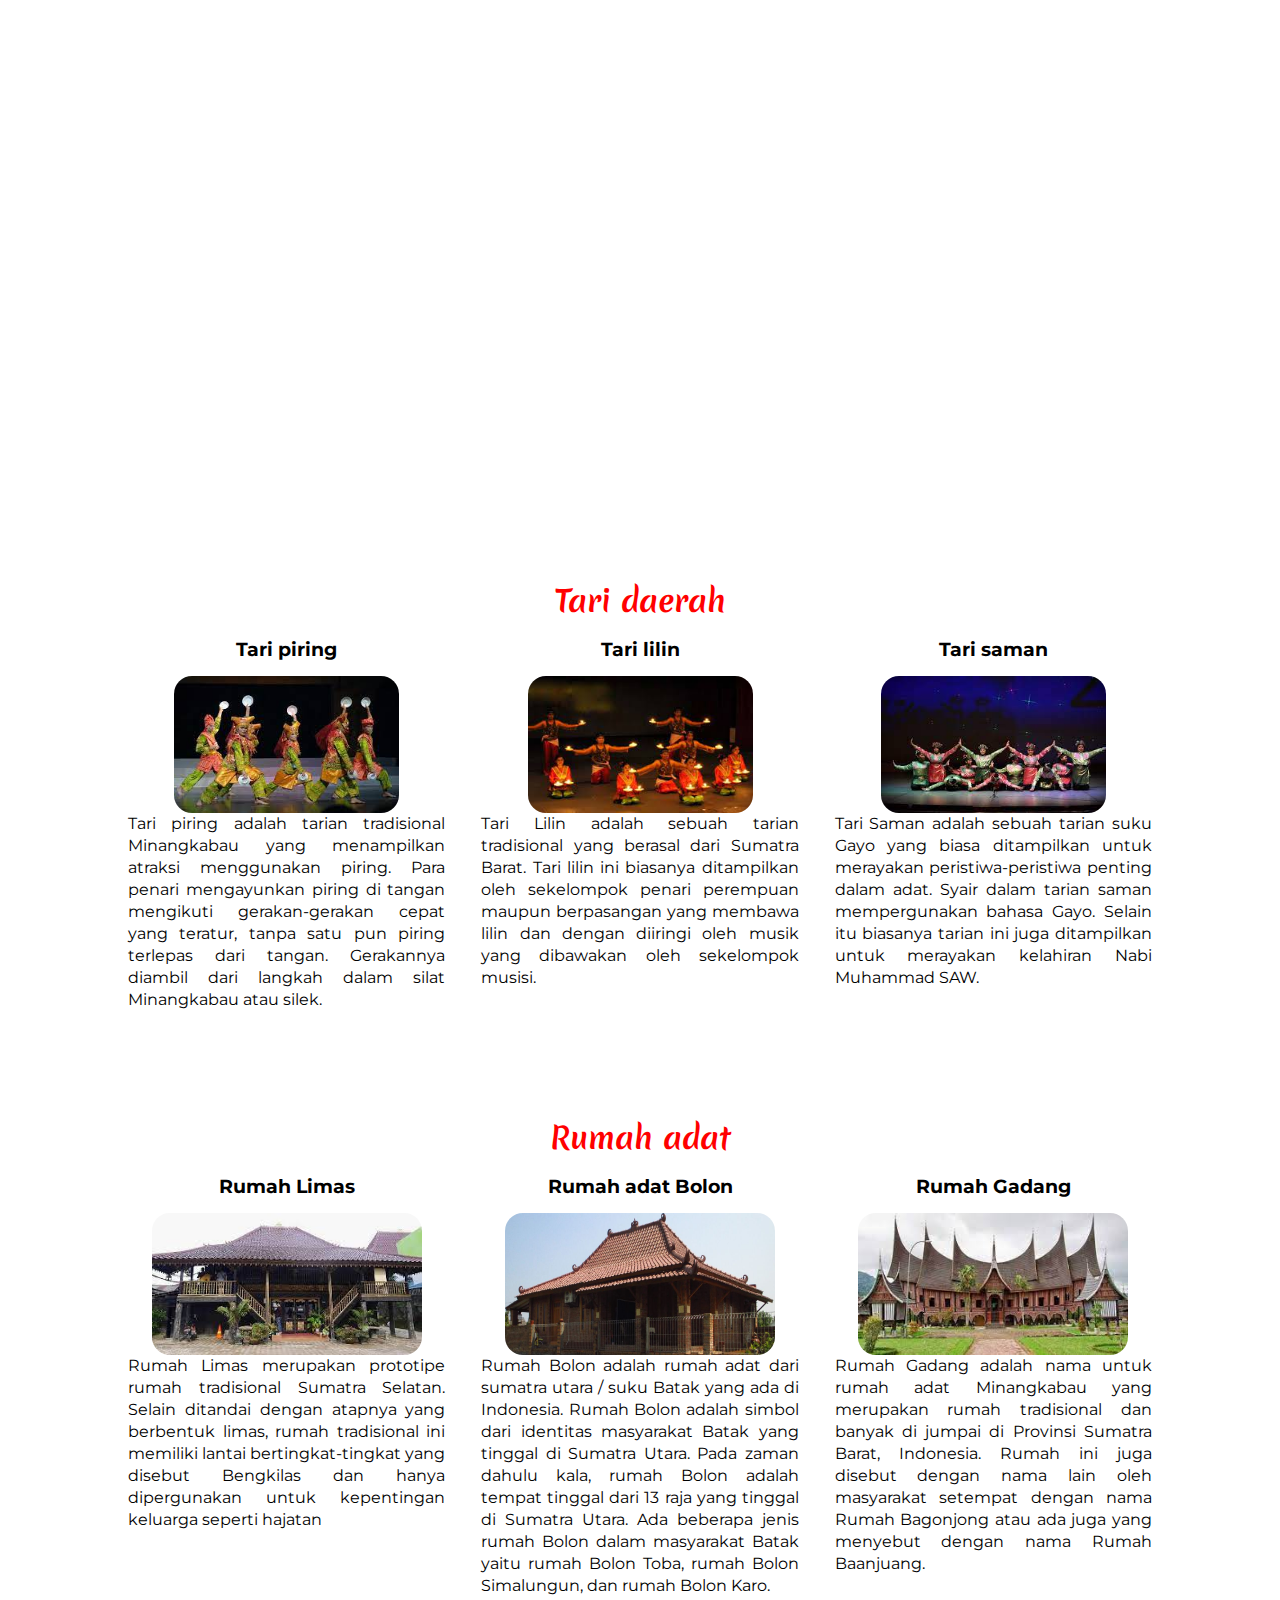
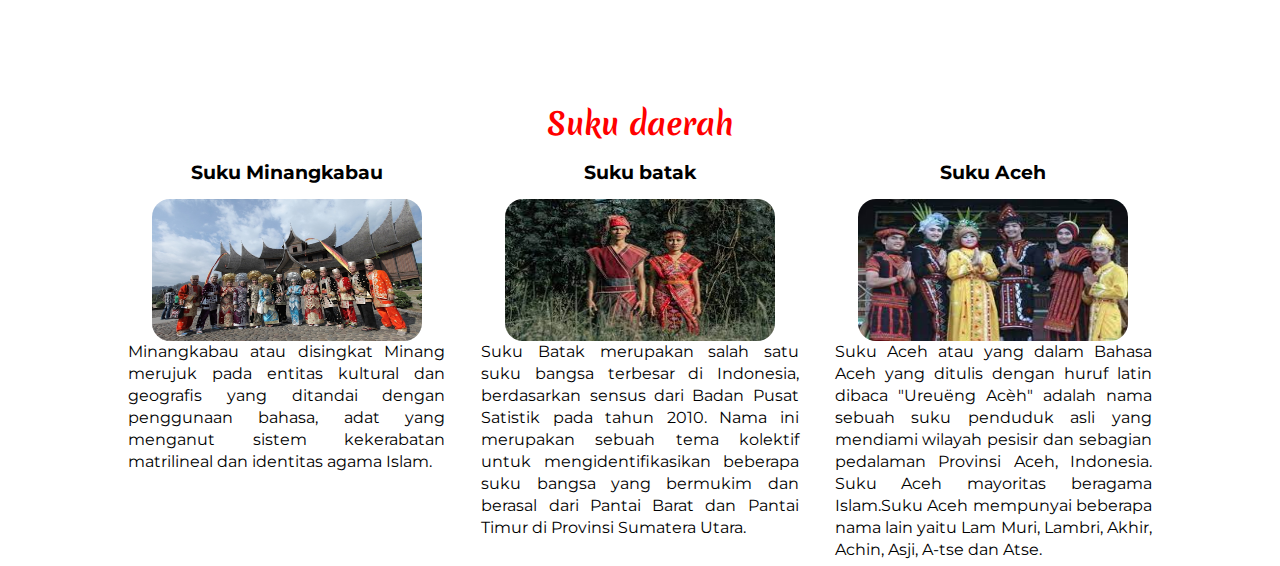
<file: page sumatra.html>
<!DOCTYPE html>
<html lang="en">
<head>
    <meta charset="UTF-8">
    <meta http-equiv="X-UA-Compatible" content="IE=edge">
    <meta name="viewport" content="width=device-width, initial-scale=1.0">
    <title>sumatra</title>
    <link href="https://fonts.googleapis.com/css2?family=Montserrat&display=swap" rel="stylesheet">
    <link href="https://fonts.googleapis.com/css2?family=Merienda&display=swap" rel="stylesheet">
    <link rel="stylesheet" href="sumatra.css">
</head>
<body>
    <!--navbar-->
    <nav>
        <div class="logo">
            <a href="index.html"><img src="image and png/—Pngtree—traditional batik patterns from central_5531710.png"></a>
            <h3>Mondsia</h3>
        </div>

    <ul>
        <li><a href="index.html">Home</a></li>
        <li><a href="page jawa.html">Jawa</a></li>
        <li><a href="page sumatra.html">Sumatra</a></li>
        <li><a href="page sulawesi.html">Sulawesi</a></li>
        <li><a href="page kalimantan.html">Kalimantan</a></li>
        <li><a href="page papua.html">Papua</a></li>

    </ul>
    
    <div class="menu-toggle">
        <input type="checkbox"/>
        <span></span>
        <span></span>
        <span></span>
    </div>

    </nav>
    <!--end of navbar-->
    
    <script src="script.js"></script>
   
    <!--landing sumatra-->
    <section>
        <div class="landing-sumatra">
            <img src="image and png/danau toba.jpg">
        </div>
        <div class="text-box">
            <h1>Welcome To Sumatra</h1>
            <p>Sumatra adalah pulau keenam terbesar di dunia yang terletak di Indonesia, dengan luas 473.481 km². 
                <br>Penduduk pulau ini sekitar 57.940.351. Pulau ini dikenal pula dengan nama lain yaitu Pulau Percha,
                <br> Andalas, atau Suwarnadwipa (bahasa Sanskerta, berarti "pulau emas"). Kemudian pada Prasasti Padang 
                <br>Roco tahun 1286 dipahatkan swarnnabhūmi (bahasa Sanskerta, berarti "tanah emas") dan bhūmi mālayu 
                <br>("Tanah Melayu") untuk menyebut pulau ini. Selanjutnya dalam naskah Negarakertagama dari abad ke-14 
                <br>juga kembali menyebut "Bumi Malayu" (Melayu) untuk pulau ini.</p>
            <a href="" class="sumatra-btn">know more about Sumatra culture</a>
        </div>
    </section>
    <!--sumatra culture-->
        <section id = "sumatra culture" class = "sumatra-culture"></section>
        <h1>Sumatra culture</h1>
        <span style: color "red">sumatra<span> culture 
        <p>Budaya Sumatra adalah budaya yang berasal dari pulau sumatra 
            <br>yang masih terus di budidaya oleh masyarakat setempat dan 
            <br>terus mengenalkan budaya tersebut ke seluruh daerah indonesia 
            <br>maupun mancanegara.
        </p>
        <img src="image and png/Peta Pulau Sumatera .jpg">
    </section>
    <!--Tari sumatra-->
    <section class="tarisumatra">
        <h1>Tari daerah</h1>

        <div class="row3">
            <div class="tarisumatra-col">
                <h3>Tari piring</h3>
                <img src="image and png/tari piring.jpg">
                <p>Tari piring adalah tarian tradisional Minangkabau yang menampilkan atraksi menggunakan piring. 
                    Para penari mengayunkan piring di tangan mengikuti gerakan-gerakan cepat yang teratur, 
                    tanpa satu pun piring terlepas dari tangan. Gerakannya diambil dari langkah dalam silat 
                    Minangkabau atau silek.</p>
            </div>
            <div class="tarisumatra-col">
                <h3>Tari lilin</h3>
                <img src="image and png/tari lilin 1.jpg">
                <p>Tari Lilin adalah sebuah tarian tradisional yang berasal dari Sumatra Barat. Tari lilin ini biasanya 
                    ditampilkan oleh sekelompok penari perempuan maupun berpasangan yang membawa lilin dan dengan 
                    diiringi oleh musik yang dibawakan oleh sekelompok musisi.</p>
            </div>
            <div class="tarisumatra-col">
                <h3>Tari saman</h3>
                <img src="image and png/saman.jpg">
                <p>Tari Saman adalah sebuah tarian suku Gayo yang biasa ditampilkan untuk merayakan peristiwa-peristiwa 
                    penting dalam adat. Syair dalam tarian saman mempergunakan bahasa Gayo. Selain itu biasanya tarian 
                    ini juga ditampilkan untuk merayakan kelahiran Nabi Muhammad SAW.</p>
            </div>
        </div>
    </section>

<!--rumah adat sumatra-->
<section class="rumahsumatra">
    <h1>Rumah adat</h1>

    <div class="row4">
        <div class="rumahsumatra-col">
            <h3>Rumah Limas</h3>
            <img src="image and png/rumah limas.jpg">
            <p>Rumah Limas merupakan prototipe rumah tradisional Sumatra Selatan. 
                Selain ditandai dengan atapnya yang berbentuk limas, rumah tradisional ini 
                memiliki lantai bertingkat-tingkat yang disebut Bengkilas dan hanya dipergunakan 
                untuk kepentingan keluarga seperti hajatan </p>
        </div>
        <div class="rumahsumatra-col">
            <h3>Rumah adat Bolon</h3>
            <img src="image and png/rumah limasan.jpg">
            <p>Rumah Bolon adalah rumah adat dari sumatra utara / suku Batak yang ada di Indonesia. 
                Rumah Bolon adalah simbol dari identitas masyarakat Batak yang tinggal di Sumatra Utara.
                Pada zaman dahulu kala, rumah Bolon adalah tempat tinggal dari 13 raja yang tinggal 
                di Sumatra Utara. Ada beberapa jenis rumah Bolon dalam masyarakat Batak yaitu 
                rumah Bolon Toba, rumah Bolon Simalungun, dan rumah Bolon Karo.  </p>
        </div>
        <div class="rumahsumatra-col">
            <h3>Rumah Gadang</h3>
            <img src="image and png/rumah gadang.jpg">
            <p>Rumah Gadang adalah nama untuk rumah adat Minangkabau yang merupakan rumah tradisional 
                dan banyak di jumpai di Provinsi Sumatra Barat, Indonesia. Rumah ini juga disebut 
                dengan nama lain oleh masyarakat setempat dengan nama Rumah Bagonjong atau ada juga 
                yang menyebut dengan nama Rumah Baanjuang. </p>
        </div>
    </div>

</section>

<!--suku adat sumatra-->
<section class="sukusumatra">
    <h1>Suku daerah</h1>

    <div class="row5">
        <div class="sukusumatra-col">
            <h3>Suku Minangkabau</h3>
            <img src="image and png/suku minangkabau.png">
            <p>Minangkabau atau disingkat Minang merujuk pada entitas kultural dan geografis 
                yang ditandai dengan penggunaan bahasa, adat yang menganut sistem kekerabatan 
                matrilineal dan identitas agama Islam.</p>
        </div>
        <div class="sukusumatra-col">
            <h3>Suku batak</h3>
            <img src="image and png/suku batak.jpg">
            <p>Suku Batak merupakan salah satu suku bangsa terbesar di Indonesia, 
                berdasarkan sensus dari Badan Pusat Satistik pada tahun 2010. 
                Nama ini merupakan sebuah tema kolektif untuk mengidentifikasikan beberapa 
                suku bangsa yang bermukim dan berasal dari Pantai Barat dan Pantai Timur 
                di Provinsi Sumatera Utara.</p>
        </div>
        <div class="sukusumatra-col">
            <h3>Suku Aceh</h3>
            <img src="image and png/suku aceh.jpg">
            <p>Suku Aceh atau yang dalam Bahasa Aceh yang ditulis dengan huruf latin 
                dibaca "Ureuëng Acèh" adalah nama sebuah suku penduduk asli yang mendiami wilayah 
                pesisir dan sebagian pedalaman Provinsi Aceh, Indonesia. Suku Aceh mayoritas 
                beragama Islam.Suku Aceh mempunyai beberapa nama lain yaitu Lam Muri, Lambri, Akhir, 
                Achin, Asji, A-tse dan Atse.</p>
        </div>
    </div>

</section>

<!--end of budaya sumatra-->

</body>
</html>
</file>
<file: jawa.css>
* {
    margin: 0;
    padding: 0;
}

body {
    font-family:'Montserrat' sans-serif;
    overflow-x: hidden;
}

/* navbar */
nav {
    display: flex;
    background-color: none;
    justify-content: space-around;
    height: 60px;
    color:black;
    align-items: center;
}

.logo {
    display: flex;
    align-items: center;
}

.logo img {
    padding-right: 25px;
    padding-top: 15px;
}
.logo h3 {
    font-family: 'Merienda', cursive;
}
nav img {
    width: 59px;
    height: 67px;

}

nav ul {
    display: flex;
    list-style: none;
    width: 40%;
    justify-content: space-between;
    font-size: 20px;

}

nav ul li a {
    color: black;
    text-decoration: none;
    font-size: 16px;
    font-family: 'Montserrat';
}

nav ul li a::after {
    content: '';
    width: 0%;
    height: 2px;
    background: #f44336;
    display: block;
    margin: auto;
    transition: 0.5s;
}
nav ul li a:hover::after {
    width: 100%;

}

/* hamburger menu */

.menu-toggle {
    display: none;
    flex-direction: column;
    height: 20px;
    justify-content: space-between;
    position: relative;
}

.menu-toggle input {
    position: absolute;
    width: 40px;
    height: 28px;
    left: -6px;
    top: -5px;
    opacity: 0;
    cursor: pointer;
    z-index: 2;
}

.menu-toggle span {
    display: block;
    width: 28px;
    height: 3px;
    background-color: black;
    border-radius: 3px;
    transition: all 0.5s;

}

/* hamburger menu animation */
.menu-toggle span:nth-child(2) {
    transform-origin: 0 0;
}

.menu-toggle span:nth-child(4) {
    transform-origin: 0 100%;
}

.menu-toggle input:checked ~ span:nth-child(2) {
    transform: rotate(45deg) translate(-1px, -1px);  
    z-index: 1;

}

.menu-toggle input:checked ~ span:nth-child(4) {
    transform: rotate(-45deg) translate(-1px, 0);
    z-index: 1;
    
}

.menu-toggle input:checked ~ span:nth-child(3) {
    opacity: 0;
    transform: scale(0);
}

/* responsive breakpoint */

/* ukuran tablet */
@media screen and (max-width: 768px) {
    nav ul {
        width: 50%;
    }
}

/* ukuran mobile */
@media screen and (max-width: 576px) {
    .menu-toggle {
        display: flex;
    }
    nav ul {
        position: absolute;
        right: 0;
        top: 0;
        width: 50%;
        height: 100vh;
        justify-content: space-evenly;
        flex-direction: column;
        align-items: center;
        background-color: #24262b;
        z-index: 1;
        transform: translateX(100%);
        transition: all 0,5s;
    }
    nav ul li a {
        color: white;
        font-family: 'Montserrat';
    }
    nav ul.slide{
        transform: translateX(0);
    }
}
/* end of navbar */

/* page jawa */
.landing-jawa img {
    width: 1372px;
    height: 654px;
    padding-top: 10px;
    filter: brightness(50%);
}
.text-box {
    width: 90%;
    color: #fff;
    position: absolute;
    top: 50%;
    left: 50%;
    transform: translate(-50%,-50%);
    text-align: center;
}
.text-box p {
    margin: 30px 0 40px;
    font-size: 18px;
    color: white;
    text-align: center;
    justify-content: justify;
    font-family: 'Montserrat';
}
.text-box h1 {
    font-size: 40px;
    font-family: 'Merienda', cursive;
}
.textbox-btn {
    display: inline-block;
    text-decoration: none;
    color: black;
    border-radius: 33px;
    padding: 12px 34px;
    font-size: 20px;
    background: #FCEBC0;
    position: relative;
    cursor: pointer;
}
.textbox-btn:hover {
    box-shadow: 0 0 20px 0 white;
    border-radius: 33px;

}
/* landing budaya jawa */
.javanese-culture {
    width: 80%;
    margin: auto;
    text-align: justify;
    padding-top: 50px;  
}
.java-heading {
    display: flex;
    align-items: center;
}
.javanese-culture img {
    position: absolute;
    left: 60px;
    top: 760px;
    width: 71px;
    height: 75px;
}
.javanese-culture span {
    color: red;
}
.javanese-culture img:hover {
    box-shadow: 0 0 20px 0px rgba(0, 0, 0, 0.2);

}
.javanese-culture h1 {
    text-align: left;
    font-size: 30px;
    font-family: 'Merienda', cursive;
}
.text-box2 p {
    text-align: left;
    justify-content: justify;
    font-size: 18px;
    font-family: 'Montserrat';
    margin-top: 50px;
}
.text-box2 img {
    position: absolute;
    left: 700px;
    top: 875px;
    width: 461px;
    height: 352px;
}
.wayang2 {
    position: absolute;
    width: 97.5px;
    height: 121.88px;
    left: 846.49px;
    top: 50px;
    transform: matrix(-0.97, -0.25, -0.25, 0.97, 0, 0);
}
.wayang {
    position: absolute;
    left: 325px;
    top: 2px;
    width: 71px;
    height: 75px;
}
.wayang3 {
    position: absolute;
    width: 101.97px;
    height: 120.7px;
    left: 900px;
    top: 110px;
    transform: rotate(-17.2deg);
}
.tari-img {
    position: absolute;
    width: 150.76px;
    height: 122.33px;
    left: 815.79px;
    top: 430px;
    transform: matrix(-0.99, -0.16, -0.16, 0.99, 0, 0);
}
.tari-img2 {
    position: absolute;
    width: 150.76px;
    height: 122.33px;
    left: 870px;
    top: 430px;
    transform: rotate(-9.11deg);
}
.box1 {
    position: absolute;
    width: 810px;
    height: 813px;
    left: 1011px;
    top: 706px;
    background: radial-gradient(50% 50% at 50% 50%, #FFB1B1 0%, rgba(253, 73, 73, 0) 100%);
    z-index: -1;
}
.box2 {
    position: absolute;
    width: 876px;
    height: 658.41px;
    left: -536px;
    top: 1156.08px;
    background: radial-gradient(50% 50% at 50% 50%, #CEFFE8 0%, rgba(98, 255, 180, 0) 100%);
    transform: rotate(-23.06deg);
    z-index: -1;
}
.box3 {
    position: absolute;
    width: 803px;
    height: 717px;
    left: 937px;
    top: 1479px;
    background: radial-gradient(50% 50% at 50% 50%, #A6C8FC 0%, rgba(81, 150, 255, 0) 100%);
    z-index: -1;
}
.box4 {
    position: absolute;
    width: 796px;
    height: 679px;
    left: -371px;
    top: 2100px;
    background: radial-gradient(50% 50% at 50% 50%, #FCC7AA 0%, rgba(255, 92, 1, 0) 100%);
    z-index: -1;
}
.box5 {
    position: absolute;
    width: 876px;
    height: 732px;
    left: 825px;
    top: 2550px;
    background: radial-gradient(50% 50% at 50% 50%, #CEFFE8 0%, rgba(98, 255, 180, 0) 100%);
    z-index: -1;
}

/* tari adat jawa */
.tarijawa {
    width: 80%;
    margin: auto;
    text-align: center;
    padding-top: 100px;
}
.tarijawa h1 {
    text-align: center;
    font-size: 30px;
    color: red;
    font-family: 'Merienda', cursive;
    padding-top: 250px;
}
.tarijawa img {
    width: 225px;
    height: 137px;
    border-radius: 18px;
}
.tarijawa-col {
    flex-basis: 31%;
    border-radius: 10px;
    margin-bottom: 5px;
    text-align: left;
}
.tarijawa-col p{
    text-align: justify;
    line-height: 22px;
    padding: 0;
    font-family: 'Montserrat';
    font-size: 14px;

}
.tarijawa-col img{
    margin-left:auto;
    margin-right:auto;
    display:block;
}
.tarijawa-col h3{
    margin-top: 16px;
    margin-bottom: 15px;
    text-align: center;
    font-style: 'Merienda', cursive;
}
.tarijawa-col:hover {
    box-shadow: 0 0 20px 0px rgba(0, 0, 0, 0.2);

}    
.row3 {
    display: flex;
    justify-content: space-between;
}

/* rumah adat jawa */
.rumahjawa {
    width: 80%;
    margin: auto;
    text-align: center;
    padding-top: 100px;
}
.rumahjawa-heading {
    display: inline-flex;
    align-items: center;
    text-align: center;
    font-size: 20px;
    color: red;
    font-family: 'Merienda', cursive;
}
.rumahjawa-heading img {
    width: 55px;
    height: 49px;
}
.rumahjawa-col {
    flex-basis: 31%;
    border-radius: 10px;
    margin-bottom: 5px;
}
.rumahjawa-col p {
    text-align: justify;
    line-height: 22px;
    padding: 0;
    font-family: 'Montserrat';
    font-size: 14px;
}
.rumahjawa-col img {
    width: 270px;
    height: 142px;
    border-radius: 18px;
    margin-left:auto;
    margin-right:auto;
    display:block;
}
.rumahjawa-col h3 {
    margin-top: 16px;
    margin-bottom: 15px;
    text-align: center;
}
.rumahjawa-col:hover {
    box-shadow: 0 0 20px 0px rgba(0, 0, 0, 0.2);
}
.row4 {
    display: flex;
    justify-content: space-between;
}

/* suku adat jawa */
.sukujawa {
    width: 80%;
    margin: auto;
    text-align: center;
    padding-top: 100px;
}
.sukujawa-heading {
    display: inline-flex;
    align-items: center;
    text-align: center;
    font-size: 20px;
    color: red;
    font-family: 'Merienda', cursive;
}
.sukujawa-heading img {
    width: 55px;
    height: 49px;
}
.sukujawa-col {
    flex-basis: 31%;
    border-radius: 10px;
    margin-bottom: 5px;
    text-align: left;
}
.sukujawa-col p {
    text-align: justify;
    line-height: 22px;
    padding: 0;
    font-family: 'Montserrat';
    font-size: 14px;
}
.sukujawa-col img {
    width: 270px;
    height: 142px;
    border-radius: 18px;
    margin-left:auto;
    margin-right:auto;
    display:block;
}
.sukujawa-col h3 {
    margin-top: 16px;
    margin-bottom: 15px;
    text-align: center;
}
.sukujawa-col:hover {
    box-shadow: 0 0 20px 0px rgba(0, 0, 0, 0.2);

}
.row5 {
    display: flex;
    justify-content: space-between;
}
/* end of page */

/* responsive */
@media(max-width: 767px) {
    .row3 {
        flex-direction: column;
    }
    .row4 {
        flex-direction: column;
    }
    .row5 {
        flex-direction: column;
    }
    .box3 {
        min-height: 75vh;
    }
    .landing-jawa img {
        min-height: 75vh;
        width: 100%;
        background-position: center;
        background-size: cover;
        position: relative;
    }
}
</file>
<file: kalimantan.css>
* {
    margin: 0;
    padding: 0;
}

body {
    font-family:'Montserrat' sans-serif;
    overflow-x: hidden;
}

/* navbar */
nav {
    display: flex;
    background-color: none;
    justify-content: space-around;
    height: 60px;
    color:black;
    align-items: center;
}

.logo {
    display: flex;
    align-items: center;
}

.logo img {
    padding-right: 25px;
    padding-top: 15px;
}
.logo h3 {
    font-family: 'Merienda', cursive;
}
nav img {
    width: 59px;
    height: 67px;

}

nav ul {
    display: flex;
    list-style: none;
    width: 40%;
    justify-content: space-between;
    font-size: 20px;

}

nav ul li a {
    color: black;
    text-decoration: none;
    font-size: 16px;
    font-family: 'Montserrat';
}

nav ul li a::after {
    content: '';
    width: 0%;
    height: 2px;
    background: #f44336;
    display: block;
    margin: auto;
    transition: 0.5s;
}
nav ul li a:hover::after {
    width: 100%;

}

/* hamburger menu */

.menu-toggle {
    display: none;
    flex-direction: column;
    height: 20px;
    justify-content: space-between;
    position: relative;
}

.menu-toggle input {
    position: absolute;
    width: 40px;
    height: 28px;
    left: -6px;
    top: -5px;
    opacity: 0;
    cursor: pointer;
    z-index: 2;
}

.menu-toggle span {
    display: block;
    width: 28px;
    height: 3px;
    background-color: black;
    border-radius: 3px;
    transition: all 0.5s;

}

/* hamburger menu animation */
.menu-toggle span:nth-child(2) {
    transform-origin: 0 0;
}

.menu-toggle span:nth-child(4) {
    transform-origin: 0 100%;
}

.menu-toggle input:checked ~ span:nth-child(2) {
    transform: rotate(45deg) translate(-1px, -1px);  
    z-index: 1;

}

.menu-toggle input:checked ~ span:nth-child(4) {
    transform: rotate(-45deg) translate(-1px, 0);
    z-index: 1;
    
}

.menu-toggle input:checked ~ span:nth-child(3) {
    opacity: 0;
    transform: scale(0);
}

/* responsive breakpoint */

/* ukuran tablet */
@media screen and (max-width: 768px) {
    nav ul {
        width: 50%;
    }
}

/* ukuran mobile */
@media screen and (max-width: 576px) {
    .menu-toggle {
        display: flex;
    }
    nav ul {
        position: absolute;
        right: 0;
        top: 0;
        width: 50%;
        height: 100vh;
        justify-content: space-evenly;
        flex-direction: column;
        align-items: center;
        background-color: #24262b;
        z-index: 1;
        transform: translateX(100%);
        transition: all 0,5s;
    }
    nav ul li a {
        color: white;
        font-family: 'Montserrat';
    }
    nav ul.slide{
        transform: translateX(0);
    }
}
/* end of navbar */

/* page kalimantan */

.box1 {
    position: absolute;
    width: 876px;
    height: 658.41px;
    left: -536px;
    top: 1156.08px;
    background: radial-gradient(50% 50% at 50% 50%, #A6C8FC 0%, rgba(81, 150, 255, 0) 100%);
    transform: rotate(-23.06deg);
    z-index: -1;
}
.box2 {
    position: absolute;
    width: 796px;
    height: 679px;
    left: -504px;
    top: 1800px;
    background: radial-gradient(50% 50% at 50% 50%, #FCC7AA 0%, rgba(255, 92, 1, 0) 100%);
    z-index: -1;
}
.landing-kalimantan img {
    width: 1372px;
    height: 654px;
    padding-top: 15px;
    filter: brightness(50%);
    
}
.text-box3 {
    width: 90%;
    color: #fff;
    position: absolute;
    top: 50%;
    left: 50%;
    transform: translate(-50%,-50%);
    text-align: center;
}
.text-box3 p {
    margin: 30px 0 40px;
    font-size: 18px;
    color: white;
    text-align: center;
    justify-content: justify;
    font-family: 'Montserrat';
}
.text-box3 h1 {
    font-size: 40px;
    font-family: 'Merienda', cursive;
}
.kalimantan-btn {
    display: inline-block;
    text-decoration: none;
    color: black;
    border-radius: 33px;
    padding: 12px 34px;
    font-size: 20px;
    background: #FCEBC0;
    position: relative;
    cursor: pointer;
}
.kalimantan-btn:hover {
    box-shadow: 0 0 20px 0 white;
    border-radius: 33px;
}
/* section kalimantanese culutre */
.kalimantanese-culture h1 {
    text-align:justify;
    font-size: 30px;
    font-family: 'Merienda', cursive;
    margin-top: 75px;
    margin-left: 75px;
}
.kalimantanese-culture p {
    text-align: justify;
    font-family: 'Montserrat';
    margin-top: 45px;
    margin-left: 75px;

}
.kalimantanese-culture span {
    color: red;
}
.kalimantanese-culture img {
    position: absolute;
    width: 613.27px;
    height: 379.07px;
    left: 698px;
    top: 750px;
}
.kalimantanese-culture img:hover {
    box-shadow: 0 0 20px 0px rgba(0, 0, 0, 0.2);

}
/* tari kalimantan */
.tarikalimantan {
    width: 80%;
    margin: auto;
    text-align: center;
    padding-top: 100px;
}
.tarikalimantan h1 {
    text-align: center;
    font-size: 30px;
    color: red;
    font-family: 'Merienda', cursive;
    padding-top: 220px;
}
.tarikalimantan img {
    width: 225px;
    height: 137px;
    border-radius: 18px;
}
.tarikalimantan-col {
    flex-basis: 31%;
    border-radius: 10px;
    margin-bottom: 5px;
    text-align: left;
}
.tarikalimantan-col p{
    text-align: justify;
    line-height: 22px;
    padding: 0;
    font-family: 'Montserrat';
}
.tarikalimantan-col img{
    margin-left:auto;
    margin-right:auto;
    display:block
}
.tarikalimantan-col h3{
    margin-top: 16px;
    margin-bottom: 15px;
    text-align: center;
    font-family: 'Montserrat';
}
.tarikalimantan-col:hover {
    box-shadow: 0 0 20px 0px rgba(0, 0, 0, 0.2);

}    
.row6 {
    display: flex;
    justify-content: space-between;
}
/* rumah adat kalimantan */
.rumahkalimantan {
    width: 80%;
    margin: auto;
    text-align: center;
    padding-top: 100px;
}
.rumahkalimantan-heading {
    display: inline-flex;
    align-items: center;
    text-align: center;
    font-size: 20px;
    color: red;
    font-family: 'Merienda', cursive;
}
.rumahkalimantan-heading img {
    width: 55px;
    height: 49px;
}
.rumahkalimantan-col {
    flex-basis: 31%;
    border-radius: 10px;
    margin-bottom: 5px;
    text-align: left;
}
.rumahkalimantan-col p{
    text-align: justify;
    line-height: 22px;
    padding: 0;
    font-family: 'Montserrat';
}
.rumahkalimantan-col img{
    width: 225px;
    height: 137px;
    border-radius: 18px;
    margin-left:auto;
    margin-right:auto;
    display:block
}
.rumahkalimantan-col h3{
    margin-top: 16px;
    margin-bottom: 15px;
    text-align: center;
    font-family: 'Montserrat';
}
.rumahkalimantan-col:hover {
    box-shadow: 0 0 20px 0px rgba(0, 0, 0, 0.2);

}    
.row7 {
    display: flex;
    justify-content: space-between;
}
/* suku adat kalimantan */
.sukukalimantan {
    width: 80%;
    margin: auto;
    text-align: center;
    padding-top: 100px;
}
.sukukalimantan-heading {
    display: inline-flex;
    align-items: center;
    font-size: 20px;
    color: red;
    font-family: 'Merienda', cursive;
}
.sukukalimantan-heading img {
    width: 55px;
    height: 49px;
}
.sukukalimantan-col {
    flex-basis: 31%;
    border-radius: 10px;
    margin-bottom: 5px;
    text-align: left;
}
.sukukalimantan-col p{
    text-align: justify;
    line-height: 22px;
    padding: 0;
    font-family: 'Montserrat';
}
.sukukalimantan-col img{
    width: 225px;
    height: 137px;
    border-radius: 18px;
    text-align: center;
    margin-left:auto;
    margin-right:auto;
    display:block
}
.sukukalimantan-col h3{
    margin-top: 16px;
    margin-bottom: 15px;
    text-align: center;
    font-family: 'Montserrat';
}
.sukukalimantan-col:hover {
    box-shadow: 0 0 20px 0px rgba(0, 0, 0, 0.2);

}    
.row8 {
    display: flex;
    justify-content: space-between;
}

/* end of page kalimantan */

/* responsive */
@media(max-width: 767px) {
    .row6 {
        flex-direction: column;
    }
    .row7 {
        flex-direction: column;
    }
    .row8 {
        flex-direction: column;
    }
    .landing-kalimantan img {
        min-height: 75vh;
        width: 100%;
        background-position: center;
        background-size: cover;
        position: relative;
    }
}
</file>
<file: papua.css>
* {
    margin: 0;
    padding: 0;
}

body {
    font-family:'Montserrat' sans-serif;
    overflow-x: hidden;
}

/* navbar */
nav {
    display: flex;
    background-color: none;
    justify-content: space-around;
    height: 60px;
    color:black;
    align-items: center;
}

.logo {
    display: flex;
    align-items: center;
}
.logo h3 {
    font-family: 'Merienda', cursive;
}
.logo img {
    padding-right: 25px;
    padding-top: 15px;
}

nav img {
    width: 59px;
    height: 67px;

}

nav ul {
    display: flex;
    list-style: none;
    width: 40%;
    justify-content: space-between;
    font-size: 20px;

}

nav ul li a {
    color: black;
    text-decoration: none;
    font-size: 16px;
    font-family: 'Montserrat';
}

nav ul li a::after {
    content: '';
    width: 0%;
    height: 2px;
    background: #f44336;
    display: block;
    margin: auto;
    transition: 0.5s;
}
nav ul li a:hover::after {
    width: 100%;

}

/* hamburger menu */

.menu-toggle {
    display: none;
    flex-direction: column;
    height: 20px;
    justify-content: space-between;
    position: relative;
}

.menu-toggle input {
    position: absolute;
    width: 40px;
    height: 28px;
    left: -6px;
    top: -5px;
    opacity: 0;
    cursor: pointer;
    z-index: 2;
}

.menu-toggle span {
    display: block;
    width: 28px;
    height: 3px;
    background-color: black;
    border-radius: 3px;
    transition: all 0.5s;

}

/* hamburger menu animation */
.menu-toggle span:nth-child(2) {
    transform-origin: 0 0;
}

.menu-toggle span:nth-child(4) {
    transform-origin: 0 100%;
}

.menu-toggle input:checked ~ span:nth-child(2) {
    transform: rotate(45deg) translate(-1px, -1px);  
    z-index: 1;

}

.menu-toggle input:checked ~ span:nth-child(4) {
    transform: rotate(-45deg) translate(-1px, 0);
    z-index: 1;
    
}

.menu-toggle input:checked ~ span:nth-child(3) {
    opacity: 0;
    transform: scale(0);
}

/* responsive breakpoint */

/* ukuran tablet */
@media screen and (max-width: 768px) {
    nav ul {
        width: 50%;
    }
}

/* ukuran mobile */
@media screen and (max-width: 576px) {
    .menu-toggle {
        display: flex;
    }
    nav ul {
        position: absolute;
        right: 0;
        top: 0;
        width: 50%;
        height: 100vh;
        justify-content: space-evenly;
        flex-direction: column;
        align-items: center;
        background-color: #24262b;
        z-index: 1;
        transform: translateX(100%);
        transition: all 0,5s;
    }
    nav ul li a {
        color: white;
        font-family: 'Montserrat';
    }
    nav ul.slide{
        transform: translateX(0);
    }
}
/* end of navbar */

/* page papua */
.landing-papua img {
    padding-top: 10px;
    width: 1372px;
    height: 653px;
    filter: brightness(50%);
}
.text-box {
    width: 90%;
    color: #fff;
    position: absolute;
    top: 50%;
    left: 50%;
    transform: translate(-50%,-50%);
    text-align: center;
}
.text-box p {
    margin: 30px 0 40px;
    font-size: 18px;
    color: white;
    text-align: center;
    justify-content: justify;
    font-family: 'montserrat';
}
.text-box h1 {
    font-size: 40px;
    font-family: 'Merienda', cursive;
}
.papua-btn {
    display: inline-block;
    text-decoration: none;
    color: black;
    border-radius: 33px;
    padding: 12px 34px;
    font-size: 20px;
    background: #FCEBC0;
    position: relative;
    cursor: pointer;
}
.papua-btn:hover {
    box-shadow: 0 0 20px 0px white;
    border-radius: 33px;
}
.papua-culture {
    width: 80%;
    margin: auto;
    text-align: justify;
    padding-top: 50px;
}
.papua-culture span {
    color: red;
}
.papua-culture h1 {
    position: absolute;
    left: 190px;
    top: 820px;
    font-size: 30px;
    font-family: 'Merienda', cursive;
}
.textbox-papua p {
    position: absolute;
    text-align: justify;
    left: 129px;
    top: 918px;
    font-size: 16px;
    font-family: 'montserrat';
}
.boxpapua {
    position: absolute;
    width: 1166px;
    height: 975px;
    left: -626px;
    top: 648px;
    background: radial-gradient(50% 50% at 50% 50%, #FFBC7E 0%, #6CADEA 0.01%, rgba(255, 255, 255, 0) 100%);
    z-index: -1;
}
.boxpapua2 {
    position: absolute;
    width: 1400px;
    height: 940px;
    left: 638px;
    top: 689px;
    background: radial-gradient(50% 50% at 50% 50%, #FFF7EF 0%, #EADD6C 0.01%, rgba(255, 255, 255, 0) 100%);
}
.img1 {
    position: absolute;
    width: 327px;
    height: 174px;
    left: 851px;
    top: 791px;
    border-radius: 23px;
}
.img2 {
    position: absolute;
    width: 292px;
    height: 172px;
    left: 798px;
    top: 1073px;
    border-radius: 26px;
}
.img3 {
    position: absolute;
    width: 268px;
    height: 163px;
    left: 426px;
    top: 1222px;
    border-radius: 33px;
}
.papua-culture img:hover {
    box-shadow:  0 0 20px 0px blue;
}
/* tari kalimantan */
.taripapua {
    width: 80%;
    margin: auto;
    text-align: center;
    padding-top: 200px;
}
.taripapua h1 {
    text-align: center;
    font-size: 30px;
    color: red;
    font-family: 'Merienda', cursive;
    padding-top: 500px;
}
.taripapua img {
    width: 225px;
    height: 137px;
    border-radius: 18px;
}
.taripapua-col {
    flex-basis: 31%;
    border-radius: 10px;
    margin-bottom: 5px;
    text-align: left;
}
.taripapua-col p{
    text-align: justify;
    line-height: 22px;
    padding: 0;
    font-family: 'Montserrat';
    font-size: 14px;
}
.boxpapua3 {
    position: absolute;
    width: 803px;
    height: 717px;
    left: 937px;
    top: 1350px;
    background: radial-gradient(50% 50% at 50% 50%, #A6C8FC 0%, rgba(81, 150, 255, 0) 100%);
    z-index: -1;
}
.taripapua-col img{
    margin-left:auto;
    margin-right:auto;
    display:block
}
.taripapua-col h3{
    margin-top: 16px;
    margin-bottom: 15px;
    text-align: center;
    font-style: 'Merienda', cursive;
}
.taripapua-col:hover {
    box-shadow: 0 0 20px 0px rgba(0, 0, 0, 0.2);
}    
.row1 {
    display: flex;
    justify-content: space-between;
}
.rumahpapua {
    width: 80%;
    margin: auto;
    text-align: center;
    padding-top: 100px;
}
.rumahpapua h1 {
    text-align: center;
    font-size: 30px;
    color: red;
    font-family: 'Merienda', cursive;
}
.rumahpapua img {
    width: 225px;
    height: 137px;
    border-radius: 18px;
}
.rumahpapua-col {
    flex-basis: 31%;
    border-radius: 10px;
    margin-bottom: 5px;
    text-align: left;
}
.rumahpapua-col p{
    text-align: justify;
    line-height: 22px;
    padding: 0;
    font-family: 'Montserrat';
    font-size: 14px;
}
.boxpapua4 {
    position: absolute;
    width: 796px;
    height: 679px;
    left: -371px;
    top: 1975px;
    background: radial-gradient(50% 50% at 50% 50%, #FCC7AA 0%, rgba(255, 92, 1, 0) 100%);
    z-index: -1;

}
.rumahpapua-col img{
    margin-left:auto;
    margin-right:auto;
    display:block
}
.rumahpapua-col h3{
    margin-top: 16px;
    margin-bottom: 15px;
    text-align: center;
    font-style: 'Merienda', cursive;
}
.rumahpapua-col:hover {
    box-shadow: 0 0 20px 0px rgba(0, 0, 0, 0.2);

}    
.sukupapua {
    width: 80%;
    margin: auto;
    text-align: center;
    padding-top: 100px;
}
.sukupapua h1 {
    text-align: center;
    font-size: 30px;
    color: red;
    font-family: 'Merienda', cursive;
}
.sukupapua img {
    width: 225px;
    height: 137px;
    border-radius: 18px;
}
.sukupapua-col {
    flex-basis: 31%;
    border-radius: 10px;
    margin-bottom: 5px;
    text-align: left;
}
.sukupapua-col p{
    text-align: justify;
    line-height: 22px;
    padding: 0;
    font-family: 'Montserrat';
    font-size: 14px;
}
.boxpapua5 {
    position: absolute;
    width: 876px;
    height: 732px;
    left: 825px;
    top: 2500px;
    background: radial-gradient(50% 50% at 50% 50%, #CEFFE8 0%, rgba(98, 255, 180, 0) 100%);
    z-index: -1;
}
.sukupapua-col img{
    margin-left:auto;
    margin-right:auto;
    display:block
}
.sukupapua-col h3{
    margin-top: 16px;
    margin-bottom: 15px;
    text-align: center;
    font-style: 'Merienda', cursive;
}
.sukupapua-col:hover {
    box-shadow: 0 0 20px 0px rgba(0, 0, 0, 0.2);

}
/* responsive */
@media(max-width: 767px) {
    .row1 {
        flex-direction: column;
    }
}
</file>
<file: sumatra.css>
* {
    margin: 0;
    padding: 0;
}

body {
    font-family:'Montserrat' sans-serif;
    overflow-x: hidden;
}

/* navbar */
nav {
    display: flex;
    background-color: none;
    justify-content: space-around;
    height: 60px;
    color:black;
    align-items: center;
}

.logo {
    display: flex;
    align-items: center;
}

.logo img {
    padding-right: 25px;
    padding-top: 15px;
}
.logo h3 {
    font-family: 'Merienda', cursive;
}

nav img {
    width: 59px;
    height: 67px;
}

nav ul {
    display: flex;
    list-style: none;
    width: 40%;
    justify-content: space-between;
    font-size: 20px;

}

nav ul li a {
    color: black;
    text-decoration: none;
    font-size: 16px;
    font-family: 'Montserrat';
}

nav ul li a::after {
    content: '';
    width: 0%;
    height: 2px;
    background: #f44336;
    display: block;
    margin: auto;
    transition: 0.5s;
}
nav ul li a:hover::after {
    width: 100%;

}

/* hamburger menu */

.menu-toggle {
    display: none;
    flex-direction: column;
    height: 20px;
    justify-content: space-between;
    position: relative;
}

.menu-toggle input {
    position: absolute;
    width: 40px;
    height: 28px;
    left: -6px;
    top: -5px;
    opacity: 0;
    cursor: pointer;
    z-index: 2;
}

.menu-toggle span {
    display: block;
    width: 28px;
    height: 3px;
    background-color: black;
    border-radius: 3px;
    transition: all 0.5s;

}

/* hamburger menu animation */
.menu-toggle span:nth-child(2) {
    transform-origin: 0 0;
}

.menu-toggle span:nth-child(4) {
    transform-origin: 0 100%;
}

.menu-toggle input:checked ~ span:nth-child(2) {
    transform: rotate(45deg) translate(-1px, -1px);  
    z-index: 1;
    color: white;

}

.menu-toggle input:checked ~ span:nth-child(4) {
    transform: rotate(-45deg) translate(-1px, 0);
    z-index: 1;
    color: white;
    
}

.menu-toggle input:checked ~ span:nth-child(3) {
    opacity: 0;
    transform: scale(0);
}

/* responsive breakpoint */

/* ukuran tablet */
@media screen and (max-width: 768px) {
    nav ul {
        width: 50%;
    }
}

/* ukuran mobile */
@media screen and (max-width: 576px) {
    .menu-toggle {
        display: flex;
    }
    nav ul {
        position: absolute;
        right: 0;
        top: 0;
        width: 50%;
        height: 100vh;
        justify-content: space-evenly;
        flex-direction: column;
        align-items: center;
        background-color:#24262b;
        z-index: 1;
        transform: translateX(100%);
        transition: all 0,5s;
    }
    nav ul li a {
        color: white;
        font-family: 'Montserrat';
    }
    nav ul.slide{
        transform: translateX(0);
    }
}

/* end of navbar */
/* page sumatra */
.landing-sumatra img {
    width: 1372px;
    height: 654px;
    padding-top: 10px;
    filter: brightness(50%);
}

.text-box {
    width: 90%;
    color: #fff;
    position: absolute;
    top: 50%;
    left: 50%;
    transform: translate(-50%, -50%);
    text-align: center;
}

.text-box p {
    margin: 30px 0 40px;
    font-size: 18px;
    color: white;
    text-align: center;
    justify-content: justify;
    font-family: 'Montserrat';
}

.text-box h1 {
    font-size: 20px;
    font-family: 'Merienda', cursive;
}

.sumatra-btn {
    display: inline-block;
    text-decoration: none;
    color: black;
    border-radius: 33px;
    padding: 12px 34px;
    font-size: 20px;
    background: #FCEBC0;
    position: relative;
    cursor: pointer;
}

/* sumatra culture */

.sumatra-culture h1 {
    position: absolute;
    left: 190px;
    top: 820px;
    font-size: 30px;
    font-family: 'Merienda', cursive;
}

.sumatra-culture p {
    position: absolute;
    left: 107px;
    top: 935px;
    text-align: justify;
    font-family: 'Montserrat';
}

.sumatra-culture img {
    position: absolute;
    width: 613.27px;
    height: 379.07px;
    left: 698px;
    top: 838.07px;
}

.sumatra-culture img:hover {
    box-shadow: 0 0 20px 0px rgba(0, 0, 0, 0.2);

}

/* tari adat sumatra */
.tarisumatra {
    width: 80%;
    margin: auto;
    text-align: left;
    padding-top: 100px;
}

.tarisumatra h1 {
    text-align: center;
    font-size: 30px;
    color: red;
    font-family: 'Merienda', cursive;
    padding-top: 500px;
}

.tarisumatra img {
    width: 225px;
    height: 137px;
    border-radius: 18px;
}

.tarisumatra-col {
    flex-basis: 31%;
    border-radius: 10px;
    margin-bottom: 5px;
    text-align: center;
}

.tarisumatra-col p {
    text-align: justify;
    line-height: 22px;
    padding: 0;
    font-family: 'Montserrat';
}

.tarisumatra-col img {
    margin-left: auto;
    margin-right: auto;
    display: block
}

.tarisumatra-col h3 {
    margin-top: 16px;
    margin-bottom: 15px;
    text-align: center;
    font-family: 'Montserrat';
}

.tarisumatra-col:hover {
    box-shadow: 0 0 20px 0px rgba(0, 0, 0, 0.2);

}

.row3 {
    display: flex;
    justify-content: space-between;
}

/* rumah adat sumatra */
.rumahsumatra {
    width: 80%;
    margin: auto;
    text-align: center;
    padding-top: 100px;
}

.rumahsumatra h1 {
    text-align: center;
    font-size: 30px;
    color: red;
    font-family: 'Merienda', cursive;
}

.rumahsumatra img {
    width: 270px;
    height: 142px;
    border-radius: 18px;
}

.rumahsumatra-col {
    flex-basis: 31%;
    border-radius: 10px;
    margin-bottom: 5px;
    text-align: left;
}

.rumahsumatra-col p {
    text-align: justify;
    line-height: 22px;
    padding: 0;
    font-family: 'Montserrat';
}

.rumahsumatra-col img {
    margin-left: auto;
    margin-right: auto;
    display: block;
}

.rumahsumatra-col h3 {
    margin-top: 16px;
    margin-bottom: 15px;
    text-align: center;
    font-family: 'Montserrat';
}

.rumahsumatra-col:hover {
    box-shadow: 0 0 20px 0px rgba(0, 0, 0, 0.2);
}

.row4 {
    display: flex;
    justify-content: space-between;
}

/* suku adat sumatra */
.sukusumatra {
    width: 80%;
    margin: auto;
    text-align: center;
    padding-top: 100px;
}

.sukusumatra h1 {
    text-align: center;
    font-size: 30px;
    color: red;
    font-family: 'Merienda', cursive;
}

.sukusumatra img {
    width: 270px;
    height: 142px;
    border-radius: 18px;
}

.sukusumatra-col {
    flex-basis: 31%;
    border-radius: 10px;
    margin-bottom: 5px;
    text-align: left;
}

.sukusumatra-col p {
    text-align: justify;
    line-height: 22px;
    padding: 0;
    Font-family: 'Montserrat';
}

.sukusumatra-col img {
    margin-left: auto;
    margin-right: auto;
    display: block;
}

.sukusumatra-col h3 {
    margin-top: 16px;
    margin-bottom: 15px;
    text-align: center;
    font-family: 'Montserrat';
}

.sukusumatra-col:hover {
    box-shadow: 0 0 20px 0px rgba(0, 0, 0, 0.2);

}

.row5 {
    display: flex;
    justify-content: space-between;
}

@media(max-width: 767px) {
    .row3 {
        flex-direction: column;
    }
    .row4 {
        flex-direction: column;
    }
    .row5 {
        flex-direction: column;
    }     
}
/* end of page sumatra *
</file>
